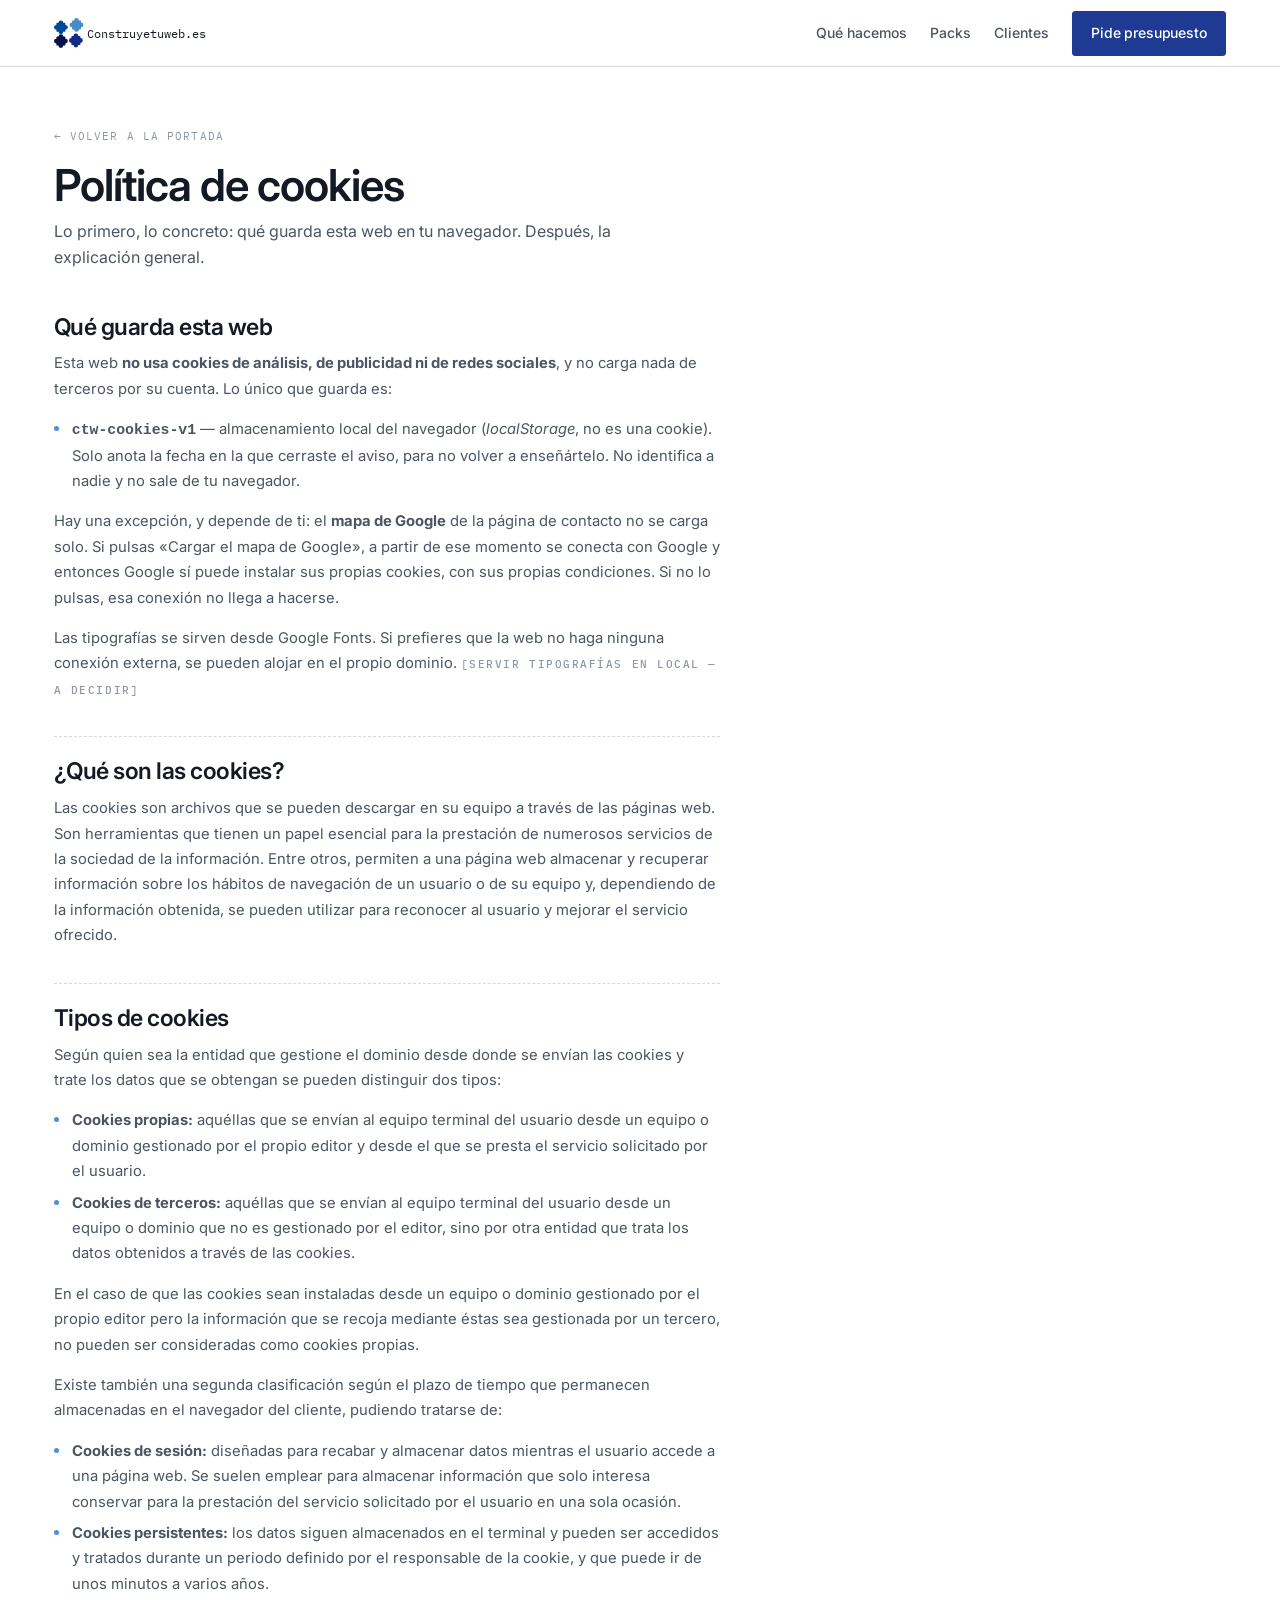
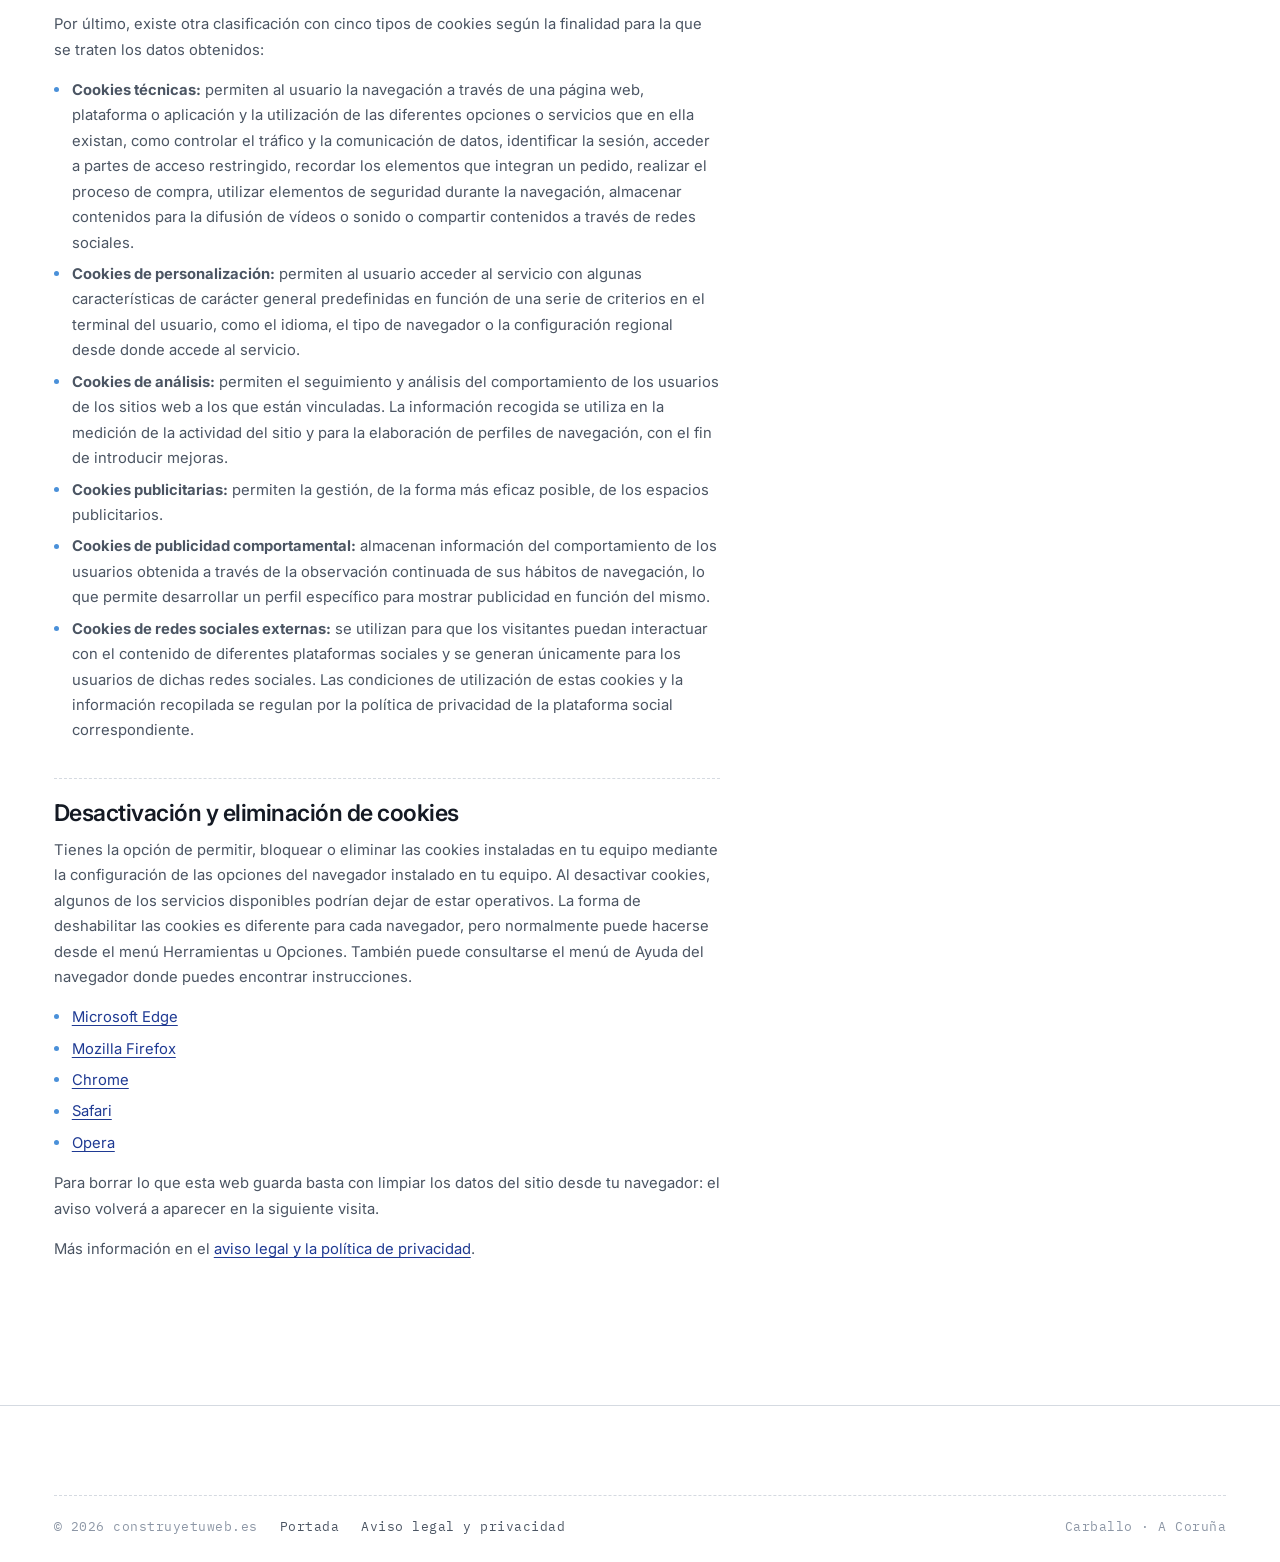
<file: cookies.html>
<!DOCTYPE html>
<html lang="es">
<head>
<meta charset="utf-8">
<!-- Copia de vista previa. No debe indexarse: todavia no es la web
     oficial del negocio. Se quita el dia que se publique en su dominio,
     que es donde SI tiene que indexarse. -->
<meta name="robots" content="noindex, nofollow">
<meta name="viewport" content="width=device-width,initial-scale=1">
<title>Política de cookies — construyetuweb.es</title>
<meta name="description" content="Qué guarda construyetuweb.es en tu navegador, qué son las cookies y cómo bloquearlas o eliminarlas en cada navegador.">
<meta name="theme-color" content="#1F3A93">
<link rel="canonical" href="https://construyetuweb.es/cookies.html">
<link rel="icon" href="assets/logos/favicon.svg" type="image/svg+xml">
<link rel="preconnect" href="https://fonts.googleapis.com">
<link rel="preconnect" href="https://fonts.gstatic.com" crossorigin>
<link rel="stylesheet" href="https://fonts.googleapis.com/css2?family=IBM+Plex+Mono:wght@400;500&family=Inter:wght@400;500;600;700&display=swap">
<link rel="stylesheet" href="css/style.css">
</head>
<body>
<a class="skip" href="#main">Saltar al contenido</a>

<header class="hdr is-stuck">
  <div class="wrap hdr__in">
    <a class="hdr__logo" href="index.html" aria-label="construyetuweb.es — inicio">
      <svg viewBox="0 0 268 50" width="268" height="50" aria-hidden="true">
        <g fill="#004B99" transform="translate(0 4)"><rect x="4" y="4" width="15" height="15" rx="1.4"/><circle cx="11.5" cy="4" r="4"/><circle cx="19" cy="11.5" r="4"/><circle cx="11.5" cy="19" r="4"/><circle cx="4" cy="11.5" r="4"/></g>
        <g fill="#488DC6" transform="translate(26 0)"><rect x="4" y="4" width="15" height="15" rx="1.4"/><circle cx="11.5" cy="4" r="4"/><circle cx="19" cy="11.5" r="4"/><circle cx="11.5" cy="19" r="4"/><circle cx="4" cy="11.5" r="4"/></g>
        <g fill="#0C1049" transform="translate(0 27)"><rect x="4" y="4" width="15" height="15" rx="1.4"/><circle cx="11.5" cy="4" r="4"/><circle cx="19" cy="11.5" r="4"/><circle cx="11.5" cy="19" r="4"/><circle cx="4" cy="11.5" r="4"/></g>
        <g fill="#162983" transform="translate(25 26)"><rect x="4" y="4" width="15" height="15" rx="1.4"/><circle cx="11.5" cy="4" r="4"/><circle cx="19" cy="11.5" r="4"/><circle cx="11.5" cy="19" r="4"/><circle cx="4" cy="11.5" r="4"/></g>
        <text x="55" y="33" font-family="'IBM Plex Mono','Courier New',monospace" font-size="20.5" fill="#141A24">Construyetuweb.es</text>
      </svg>
    </a>
    <nav class="nav" aria-label="Principal">
      <a href="index.html#que-hacemos">Qué hacemos</a>
      <a href="index.html#packs">Packs</a>
      <a href="index.html#clientes">Clientes</a>
      <a class="btn" href="index.html#contacto">Pide presupuesto</a>
    </nav>
  </div>
</header>

<main id="main" class="page">
  <div class="wrap">
    <a class="crumb" href="index.html">← Volver a la portada</a>
    <h1>Política de cookies</h1>
    <p class="page__lead">Lo primero, lo concreto: qué guarda esta web en tu navegador. Después, la
      explicación general.</p>

    <div class="prose">

      <h2>Qué guarda esta web</h2>
      <p>Esta web <strong>no usa cookies de análisis, de publicidad ni de redes sociales</strong>, y no
        carga nada de terceros por su cuenta. Lo único que guarda es:</p>
      <ul>
        <li><strong><code>ctw-cookies-v1</code></strong> — almacenamiento local del navegador
          (<em>localStorage</em>, no es una cookie). Solo anota la fecha en la que cerraste el aviso,
          para no volver a enseñártelo. No identifica a nadie y no sale de tu navegador.</li>
      </ul>
      <p>Hay una excepción, y depende de ti: el <strong>mapa de Google</strong> de la página de contacto
        no se carga solo. Si pulsas «Cargar el mapa de Google», a partir de ese momento se conecta con
        Google y entonces Google sí puede instalar sus propias cookies, con sus propias condiciones.
        Si no lo pulsas, esa conexión no llega a hacerse.</p>
      <p>Las tipografías se sirven desde Google Fonts. Si prefieres que la web no haga ninguna conexión
        externa, se pueden alojar en el propio dominio.
        <span class="lab">[SERVIR TIPOGRAFÍAS EN LOCAL — A DECIDIR]</span></p>

      <h2>¿Qué son las cookies?</h2>
      <p>Las cookies son archivos que se pueden descargar en su equipo a través de las páginas web. Son
        herramientas que tienen un papel esencial para la prestación de numerosos servicios de la
        sociedad de la información. Entre otros, permiten a una página web almacenar y recuperar
        información sobre los hábitos de navegación de un usuario o de su equipo y, dependiendo de la
        información obtenida, se pueden utilizar para reconocer al usuario y mejorar el servicio
        ofrecido.</p>

      <h2>Tipos de cookies</h2>
      <p>Según quien sea la entidad que gestione el dominio desde donde se envían las cookies y trate
        los datos que se obtengan se pueden distinguir dos tipos:</p>
      <ul>
        <li><strong>Cookies propias:</strong> aquéllas que se envían al equipo terminal del usuario
          desde un equipo o dominio gestionado por el propio editor y desde el que se presta el
          servicio solicitado por el usuario.</li>
        <li><strong>Cookies de terceros:</strong> aquéllas que se envían al equipo terminal del usuario
          desde un equipo o dominio que no es gestionado por el editor, sino por otra entidad que trata
          los datos obtenidos a través de las cookies.</li>
      </ul>
      <p>En el caso de que las cookies sean instaladas desde un equipo o dominio gestionado por el
        propio editor pero la información que se recoja mediante éstas sea gestionada por un tercero,
        no pueden ser consideradas como cookies propias.</p>
      <p>Existe también una segunda clasificación según el plazo de tiempo que permanecen almacenadas
        en el navegador del cliente, pudiendo tratarse de:</p>
      <ul>
        <li><strong>Cookies de sesión:</strong> diseñadas para recabar y almacenar datos mientras el
          usuario accede a una página web. Se suelen emplear para almacenar información que solo
          interesa conservar para la prestación del servicio solicitado por el usuario en una sola
          ocasión.</li>
        <li><strong>Cookies persistentes:</strong> los datos siguen almacenados en el terminal y pueden
          ser accedidos y tratados durante un periodo definido por el responsable de la cookie, y que
          puede ir de unos minutos a varios años.</li>
      </ul>
      <p>Por último, existe otra clasificación con cinco tipos de cookies según la finalidad para la
        que se traten los datos obtenidos:</p>
      <ul>
        <li><strong>Cookies técnicas:</strong> permiten al usuario la navegación a través de una página
          web, plataforma o aplicación y la utilización de las diferentes opciones o servicios que en
          ella existan, como controlar el tráfico y la comunicación de datos, identificar la sesión,
          acceder a partes de acceso restringido, recordar los elementos que integran un pedido,
          realizar el proceso de compra, utilizar elementos de seguridad durante la navegación,
          almacenar contenidos para la difusión de vídeos o sonido o compartir contenidos a través de
          redes sociales.</li>
        <li><strong>Cookies de personalización:</strong> permiten al usuario acceder al servicio con
          algunas características de carácter general predefinidas en función de una serie de criterios
          en el terminal del usuario, como el idioma, el tipo de navegador o la configuración regional
          desde donde accede al servicio.</li>
        <li><strong>Cookies de análisis:</strong> permiten el seguimiento y análisis del comportamiento
          de los usuarios de los sitios web a los que están vinculadas. La información recogida se
          utiliza en la medición de la actividad del sitio y para la elaboración de perfiles de
          navegación, con el fin de introducir mejoras.</li>
        <li><strong>Cookies publicitarias:</strong> permiten la gestión, de la forma más eficaz posible,
          de los espacios publicitarios.</li>
        <li><strong>Cookies de publicidad comportamental:</strong> almacenan información del
          comportamiento de los usuarios obtenida a través de la observación continuada de sus hábitos
          de navegación, lo que permite desarrollar un perfil específico para mostrar publicidad en
          función del mismo.</li>
        <li><strong>Cookies de redes sociales externas:</strong> se utilizan para que los visitantes
          puedan interactuar con el contenido de diferentes plataformas sociales y se generan
          únicamente para los usuarios de dichas redes sociales. Las condiciones de utilización de
          estas cookies y la información recopilada se regulan por la política de privacidad de la
          plataforma social correspondiente.</li>
      </ul>

      <h2>Desactivación y eliminación de cookies</h2>
      <p>Tienes la opción de permitir, bloquear o eliminar las cookies instaladas en tu equipo mediante
        la configuración de las opciones del navegador instalado en tu equipo. Al desactivar cookies,
        algunos de los servicios disponibles podrían dejar de estar operativos. La forma de
        deshabilitar las cookies es diferente para cada navegador, pero normalmente puede hacerse desde
        el menú Herramientas u Opciones. También puede consultarse el menú de Ayuda del navegador donde
        puedes encontrar instrucciones.</p>
      <ul>
        <li><a href="https://support.microsoft.com/es-es/microsoft-edge" target="_blank" rel="noopener">Microsoft Edge</a></li>
        <li><a href="https://support.mozilla.org/es/kb/impedir-que-los-sitios-web-guarden-sus-preferencia" target="_blank" rel="noopener">Mozilla Firefox</a></li>
        <li><a href="https://support.google.com/accounts/answer/61416?hl=es" target="_blank" rel="noopener">Chrome</a></li>
        <li><a href="https://support.apple.com/es-es/guide/safari/welcome" target="_blank" rel="noopener">Safari</a></li>
        <li><a href="https://help.opera.com/en/latest/web-preferences/" target="_blank" rel="noopener">Opera</a></li>
      </ul>
      <p>Para borrar lo que esta web guarda basta con limpiar los datos del sitio desde tu navegador:
        el aviso volverá a aparecer en la siguiente visita.</p>

      <p>Más información en el <a href="privacidad.html">aviso legal y la política de privacidad</a>.</p>

    </div>
  </div>
</main>

<footer class="ft">
  <div class="wrap">
    <div class="ft__bot">
      <span>© <span id="year">2026</span> construyetuweb.es</span>
      <a href="index.html">Portada</a>
      <a href="privacidad.html">Aviso legal y privacidad</a>
      <span class="sep">Carballo · A Coruña</span>
    </div>
  </div>
</footer>

<script>document.getElementById('year').textContent=new Date().getFullYear();</script>
</body>
</html>
</file>
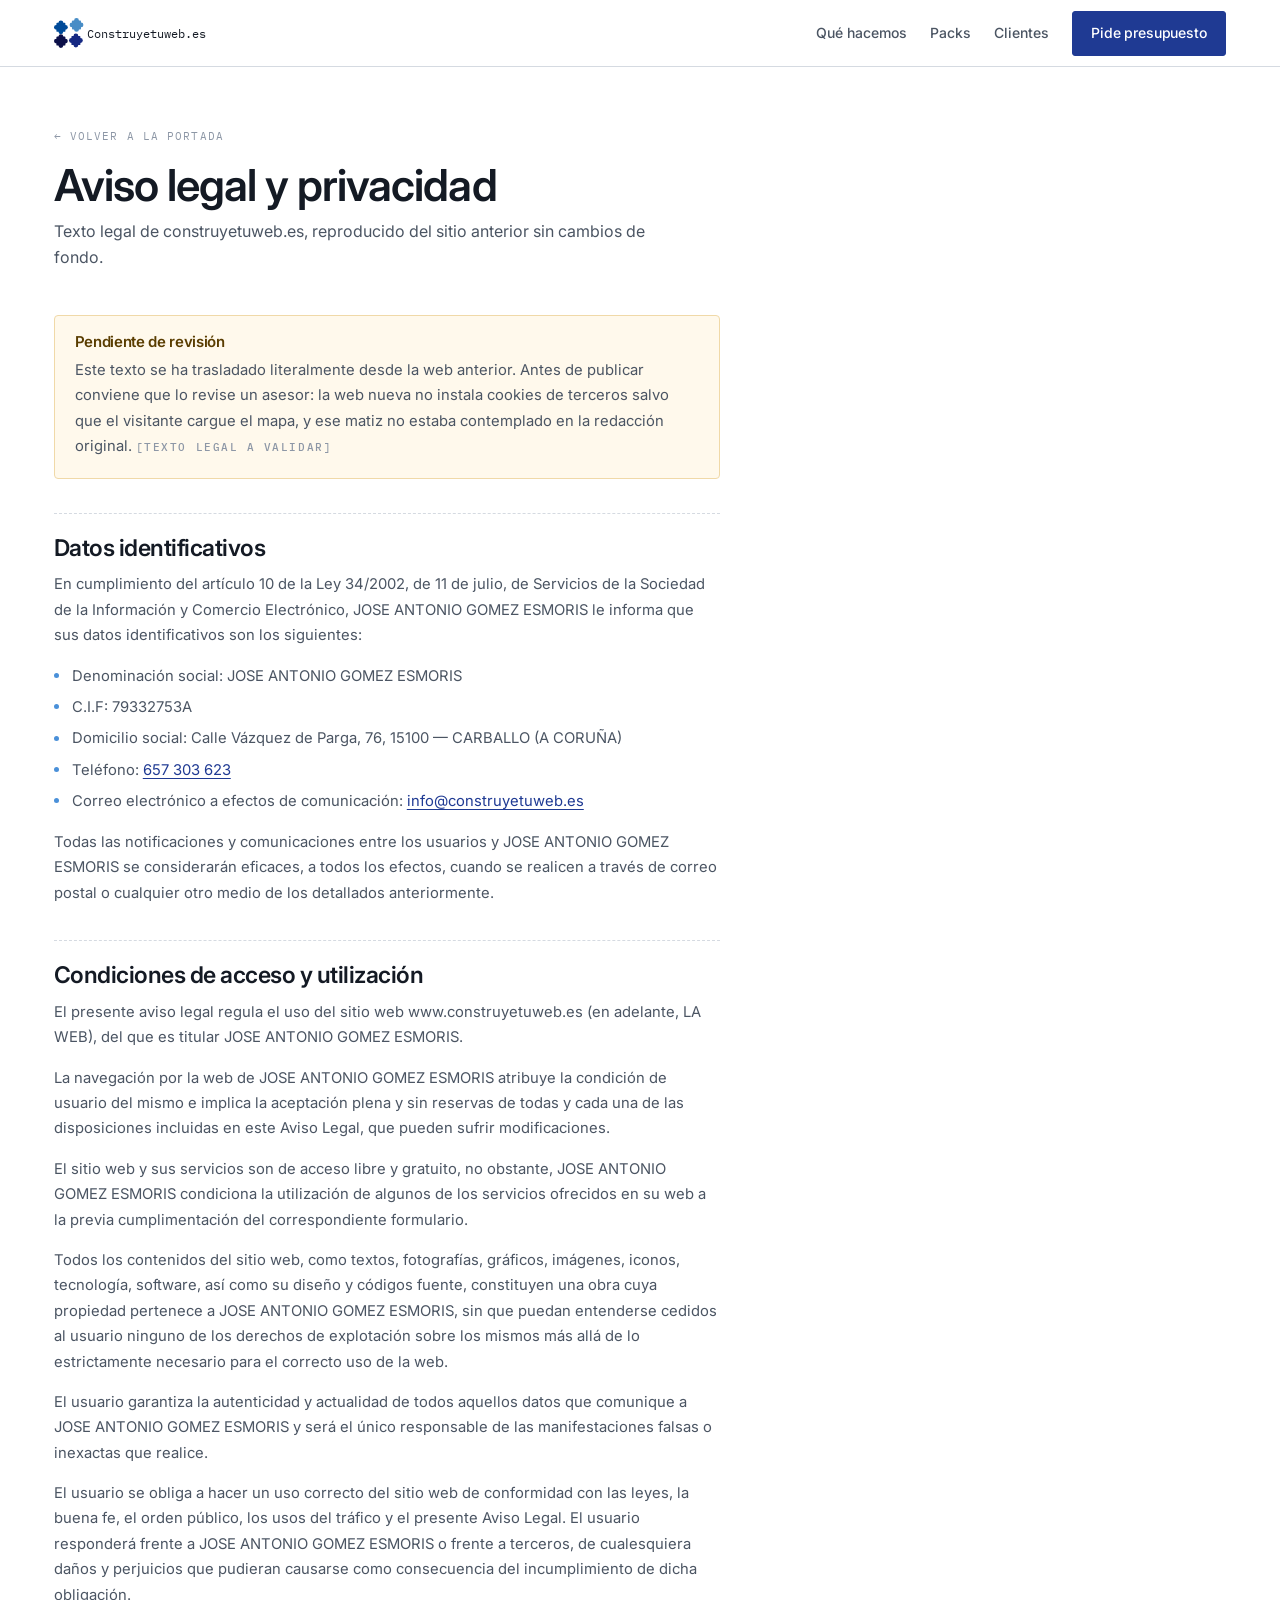
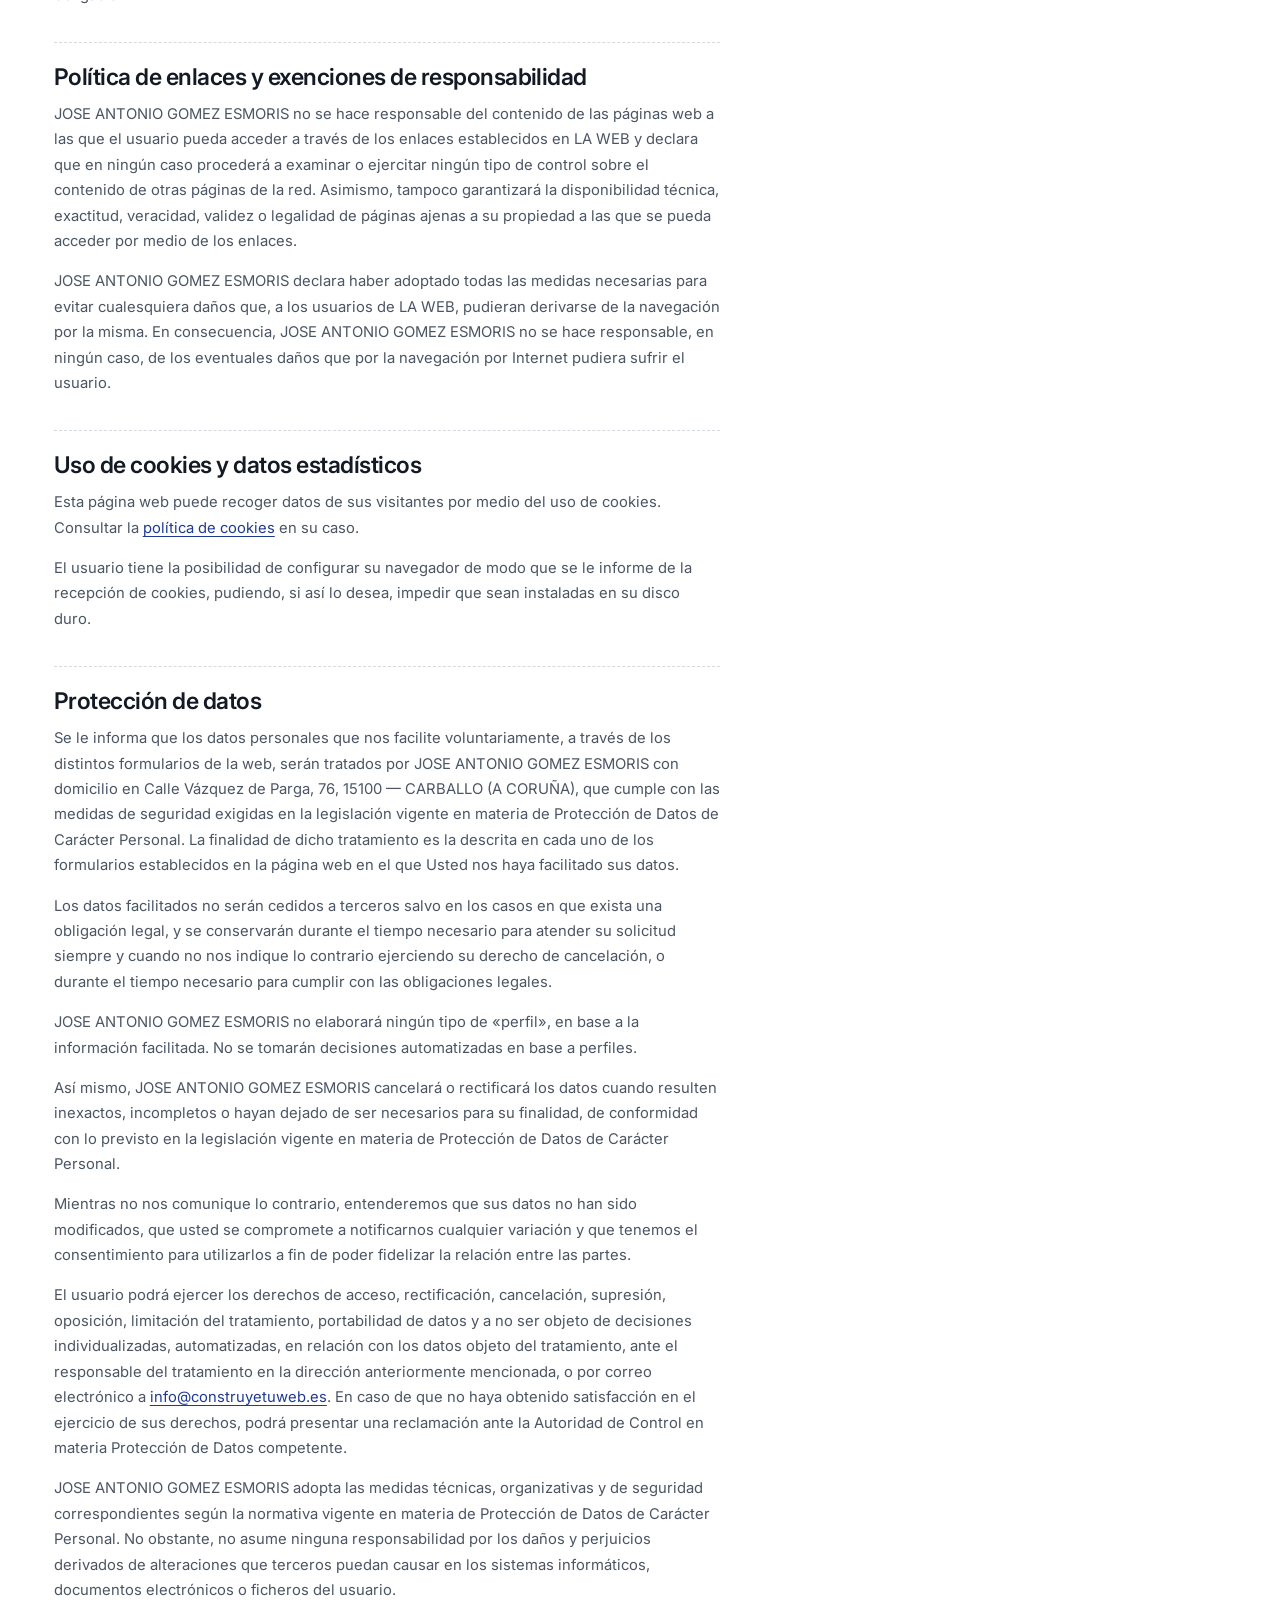
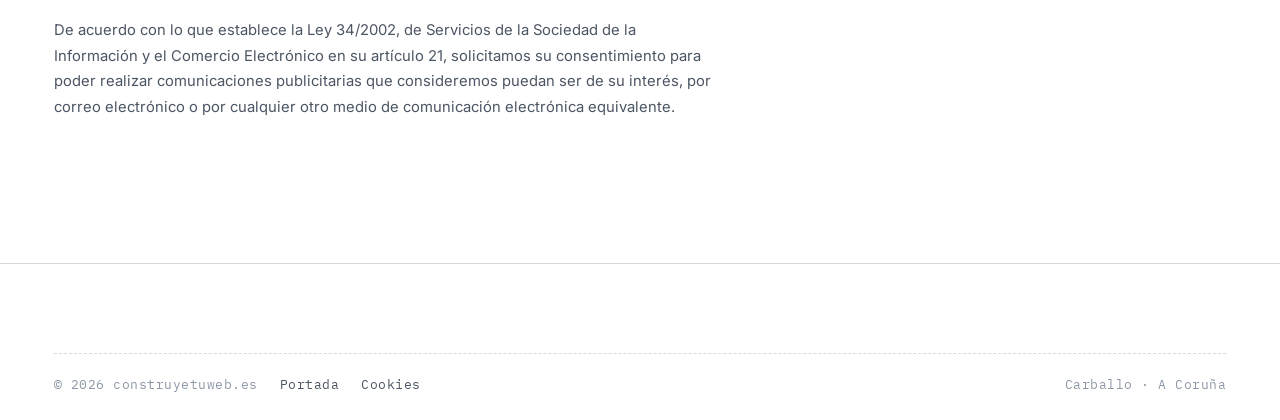
<file: privacidad.html>
<!DOCTYPE html>
<html lang="es">
<head>
<meta charset="utf-8">
<!-- Copia de vista previa. No debe indexarse: todavia no es la web
     oficial del negocio. Se quita el dia que se publique en su dominio,
     que es donde SI tiene que indexarse. -->
<meta name="robots" content="noindex, nofollow">
<meta name="viewport" content="width=device-width,initial-scale=1">
<title>Aviso legal y privacidad — construyetuweb.es</title>
<meta name="description" content="Aviso legal, condiciones de acceso y política de privacidad de construyetuweb.es, diseño web y tiendas online en Carballo (A Coruña).">
<meta name="theme-color" content="#1F3A93">
<link rel="canonical" href="https://construyetuweb.es/privacidad.html">
<link rel="icon" href="assets/logos/favicon.svg" type="image/svg+xml">
<link rel="preconnect" href="https://fonts.googleapis.com">
<link rel="preconnect" href="https://fonts.gstatic.com" crossorigin>
<link rel="stylesheet" href="https://fonts.googleapis.com/css2?family=IBM+Plex+Mono:wght@400;500&family=Inter:wght@400;500;600;700&display=swap">
<link rel="stylesheet" href="css/style.css">
</head>
<body>
<a class="skip" href="#main">Saltar al contenido</a>

<header class="hdr is-stuck">
  <div class="wrap hdr__in">
    <a class="hdr__logo" href="index.html" aria-label="construyetuweb.es — inicio">
      <svg viewBox="0 0 268 50" width="268" height="50" aria-hidden="true">
        <g fill="#004B99" transform="translate(0 4)"><rect x="4" y="4" width="15" height="15" rx="1.4"/><circle cx="11.5" cy="4" r="4"/><circle cx="19" cy="11.5" r="4"/><circle cx="11.5" cy="19" r="4"/><circle cx="4" cy="11.5" r="4"/></g>
        <g fill="#488DC6" transform="translate(26 0)"><rect x="4" y="4" width="15" height="15" rx="1.4"/><circle cx="11.5" cy="4" r="4"/><circle cx="19" cy="11.5" r="4"/><circle cx="11.5" cy="19" r="4"/><circle cx="4" cy="11.5" r="4"/></g>
        <g fill="#0C1049" transform="translate(0 27)"><rect x="4" y="4" width="15" height="15" rx="1.4"/><circle cx="11.5" cy="4" r="4"/><circle cx="19" cy="11.5" r="4"/><circle cx="11.5" cy="19" r="4"/><circle cx="4" cy="11.5" r="4"/></g>
        <g fill="#162983" transform="translate(25 26)"><rect x="4" y="4" width="15" height="15" rx="1.4"/><circle cx="11.5" cy="4" r="4"/><circle cx="19" cy="11.5" r="4"/><circle cx="11.5" cy="19" r="4"/><circle cx="4" cy="11.5" r="4"/></g>
        <text x="55" y="33" font-family="'IBM Plex Mono','Courier New',monospace" font-size="20.5" fill="#141A24">Construyetuweb.es</text>
      </svg>
    </a>
    <nav class="nav" aria-label="Principal">
      <a href="index.html#que-hacemos">Qué hacemos</a>
      <a href="index.html#packs">Packs</a>
      <a href="index.html#clientes">Clientes</a>
      <a class="btn" href="index.html#contacto">Pide presupuesto</a>
    </nav>
  </div>
</header>

<main id="main" class="page">
  <div class="wrap">
    <a class="crumb" href="index.html">← Volver a la portada</a>
    <h1>Aviso legal y privacidad</h1>
    <p class="page__lead">Texto legal de construyetuweb.es, reproducido del sitio anterior sin cambios
      de fondo.</p>

    <div class="prose">

      <div class="warnbox">
        <h3>Pendiente de revisión</h3>
        <p>Este texto se ha trasladado literalmente desde la web anterior. Antes de publicar conviene
          que lo revise un asesor: la web nueva no instala cookies de terceros salvo que el visitante
          cargue el mapa, y ese matiz no estaba contemplado en la redacción original.
          <span class="lab">[TEXTO LEGAL A VALIDAR]</span></p>
      </div>

      <h2>Datos identificativos</h2>
      <p>En cumplimiento del artículo 10 de la Ley 34/2002, de 11 de julio, de Servicios de la Sociedad
        de la Información y Comercio Electrónico, JOSE ANTONIO GOMEZ ESMORIS le informa que sus datos
        identificativos son los siguientes:</p>
      <ul>
        <li>Denominación social: JOSE ANTONIO GOMEZ ESMORIS</li>
        <li>C.I.F: 79332753A</li>
        <li>Domicilio social: Calle Vázquez de Parga, 76, 15100 — CARBALLO (A CORUÑA)</li>
        <li>Teléfono: <a href="tel:+34657303623">657 303 623</a></li>
        <li>Correo electrónico a efectos de comunicación: <a href="mailto:info@construyetuweb.es">info@construyetuweb.es</a></li>
      </ul>
      <p>Todas las notificaciones y comunicaciones entre los usuarios y JOSE ANTONIO GOMEZ ESMORIS se
        considerarán eficaces, a todos los efectos, cuando se realicen a través de correo postal o
        cualquier otro medio de los detallados anteriormente.</p>

      <h2>Condiciones de acceso y utilización</h2>
      <p>El presente aviso legal regula el uso del sitio web www.construyetuweb.es (en adelante, LA WEB),
        del que es titular JOSE ANTONIO GOMEZ ESMORIS.</p>
      <p>La navegación por la web de JOSE ANTONIO GOMEZ ESMORIS atribuye la condición de usuario del
        mismo e implica la aceptación plena y sin reservas de todas y cada una de las disposiciones
        incluidas en este Aviso Legal, que pueden sufrir modificaciones.</p>
      <p>El sitio web y sus servicios son de acceso libre y gratuito, no obstante, JOSE ANTONIO GOMEZ
        ESMORIS condiciona la utilización de algunos de los servicios ofrecidos en su web a la previa
        cumplimentación del correspondiente formulario.</p>
      <p>Todos los contenidos del sitio web, como textos, fotografías, gráficos, imágenes, iconos,
        tecnología, software, así como su diseño y códigos fuente, constituyen una obra cuya propiedad
        pertenece a JOSE ANTONIO GOMEZ ESMORIS, sin que puedan entenderse cedidos al usuario ninguno de
        los derechos de explotación sobre los mismos más allá de lo estrictamente necesario para el
        correcto uso de la web.</p>
      <p>El usuario garantiza la autenticidad y actualidad de todos aquellos datos que comunique a JOSE
        ANTONIO GOMEZ ESMORIS y será el único responsable de las manifestaciones falsas o inexactas
        que realice.</p>
      <p>El usuario se obliga a hacer un uso correcto del sitio web de conformidad con las leyes, la
        buena fe, el orden público, los usos del tráfico y el presente Aviso Legal. El usuario
        responderá frente a JOSE ANTONIO GOMEZ ESMORIS o frente a terceros, de cualesquiera daños y
        perjuicios que pudieran causarse como consecuencia del incumplimiento de dicha obligación.</p>

      <h2>Política de enlaces y exenciones de responsabilidad</h2>
      <p>JOSE ANTONIO GOMEZ ESMORIS no se hace responsable del contenido de las páginas web a las que
        el usuario pueda acceder a través de los enlaces establecidos en LA WEB y declara que en ningún
        caso procederá a examinar o ejercitar ningún tipo de control sobre el contenido de otras
        páginas de la red. Asimismo, tampoco garantizará la disponibilidad técnica, exactitud,
        veracidad, validez o legalidad de páginas ajenas a su propiedad a las que se pueda acceder por
        medio de los enlaces.</p>
      <p>JOSE ANTONIO GOMEZ ESMORIS declara haber adoptado todas las medidas necesarias para evitar
        cualesquiera daños que, a los usuarios de LA WEB, pudieran derivarse de la navegación por la
        misma. En consecuencia, JOSE ANTONIO GOMEZ ESMORIS no se hace responsable, en ningún caso, de
        los eventuales daños que por la navegación por Internet pudiera sufrir el usuario.</p>

      <h2>Uso de cookies y datos estadísticos</h2>
      <p>Esta página web puede recoger datos de sus visitantes por medio del uso de cookies. Consultar
        la <a href="cookies.html">política de cookies</a> en su caso.</p>
      <p>El usuario tiene la posibilidad de configurar su navegador de modo que se le informe de la
        recepción de cookies, pudiendo, si así lo desea, impedir que sean instaladas en su disco duro.</p>

      <h2>Protección de datos</h2>
      <p>Se le informa que los datos personales que nos facilite voluntariamente, a través de los
        distintos formularios de la web, serán tratados por JOSE ANTONIO GOMEZ ESMORIS con domicilio en
        Calle Vázquez de Parga, 76, 15100 — CARBALLO (A CORUÑA), que cumple con las medidas de
        seguridad exigidas en la legislación vigente en materia de Protección de Datos de Carácter
        Personal. La finalidad de dicho tratamiento es la descrita en cada uno de los formularios
        establecidos en la página web en el que Usted nos haya facilitado sus datos.</p>
      <p>Los datos facilitados no serán cedidos a terceros salvo en los casos en que exista una
        obligación legal, y se conservarán durante el tiempo necesario para atender su solicitud
        siempre y cuando no nos indique lo contrario ejerciendo su derecho de cancelación, o durante el
        tiempo necesario para cumplir con las obligaciones legales.</p>
      <p>JOSE ANTONIO GOMEZ ESMORIS no elaborará ningún tipo de «perfil», en base a la información
        facilitada. No se tomarán decisiones automatizadas en base a perfiles.</p>
      <p>Así mismo, JOSE ANTONIO GOMEZ ESMORIS cancelará o rectificará los datos cuando resulten
        inexactos, incompletos o hayan dejado de ser necesarios para su finalidad, de conformidad con
        lo previsto en la legislación vigente en materia de Protección de Datos de Carácter Personal.</p>
      <p>Mientras no nos comunique lo contrario, entenderemos que sus datos no han sido modificados,
        que usted se compromete a notificarnos cualquier variación y que tenemos el consentimiento
        para utilizarlos a fin de poder fidelizar la relación entre las partes.</p>
      <p>El usuario podrá ejercer los derechos de acceso, rectificación, cancelación, supresión,
        oposición, limitación del tratamiento, portabilidad de datos y a no ser objeto de decisiones
        individualizadas, automatizadas, en relación con los datos objeto del tratamiento, ante el
        responsable del tratamiento en la dirección anteriormente mencionada, o por correo electrónico
        a <a href="mailto:info@construyetuweb.es">info@construyetuweb.es</a>. En caso de que no haya
        obtenido satisfacción en el ejercicio de sus derechos, podrá presentar una reclamación ante la
        Autoridad de Control en materia Protección de Datos competente.</p>
      <p>JOSE ANTONIO GOMEZ ESMORIS adopta las medidas técnicas, organizativas y de seguridad
        correspondientes según la normativa vigente en materia de Protección de Datos de Carácter
        Personal. No obstante, no asume ninguna responsabilidad por los daños y perjuicios derivados de
        alteraciones que terceros puedan causar en los sistemas informáticos, documentos electrónicos o
        ficheros del usuario.</p>
      <p>De acuerdo con lo que establece la Ley 34/2002, de Servicios de la Sociedad de la Información
        y el Comercio Electrónico en su artículo 21, solicitamos su consentimiento para poder realizar
        comunicaciones publicitarias que consideremos puedan ser de su interés, por correo electrónico
        o por cualquier otro medio de comunicación electrónica equivalente.</p>

    </div>
  </div>
</main>

<footer class="ft">
  <div class="wrap">
    <div class="ft__bot">
      <span>© <span id="year">2026</span> construyetuweb.es</span>
      <a href="index.html">Portada</a>
      <a href="cookies.html">Cookies</a>
      <span class="sep">Carballo · A Coruña</span>
    </div>
  </div>
</footer>

<script>document.getElementById('year').textContent=new Date().getFullYear();</script>
</body>
</html>
</file>
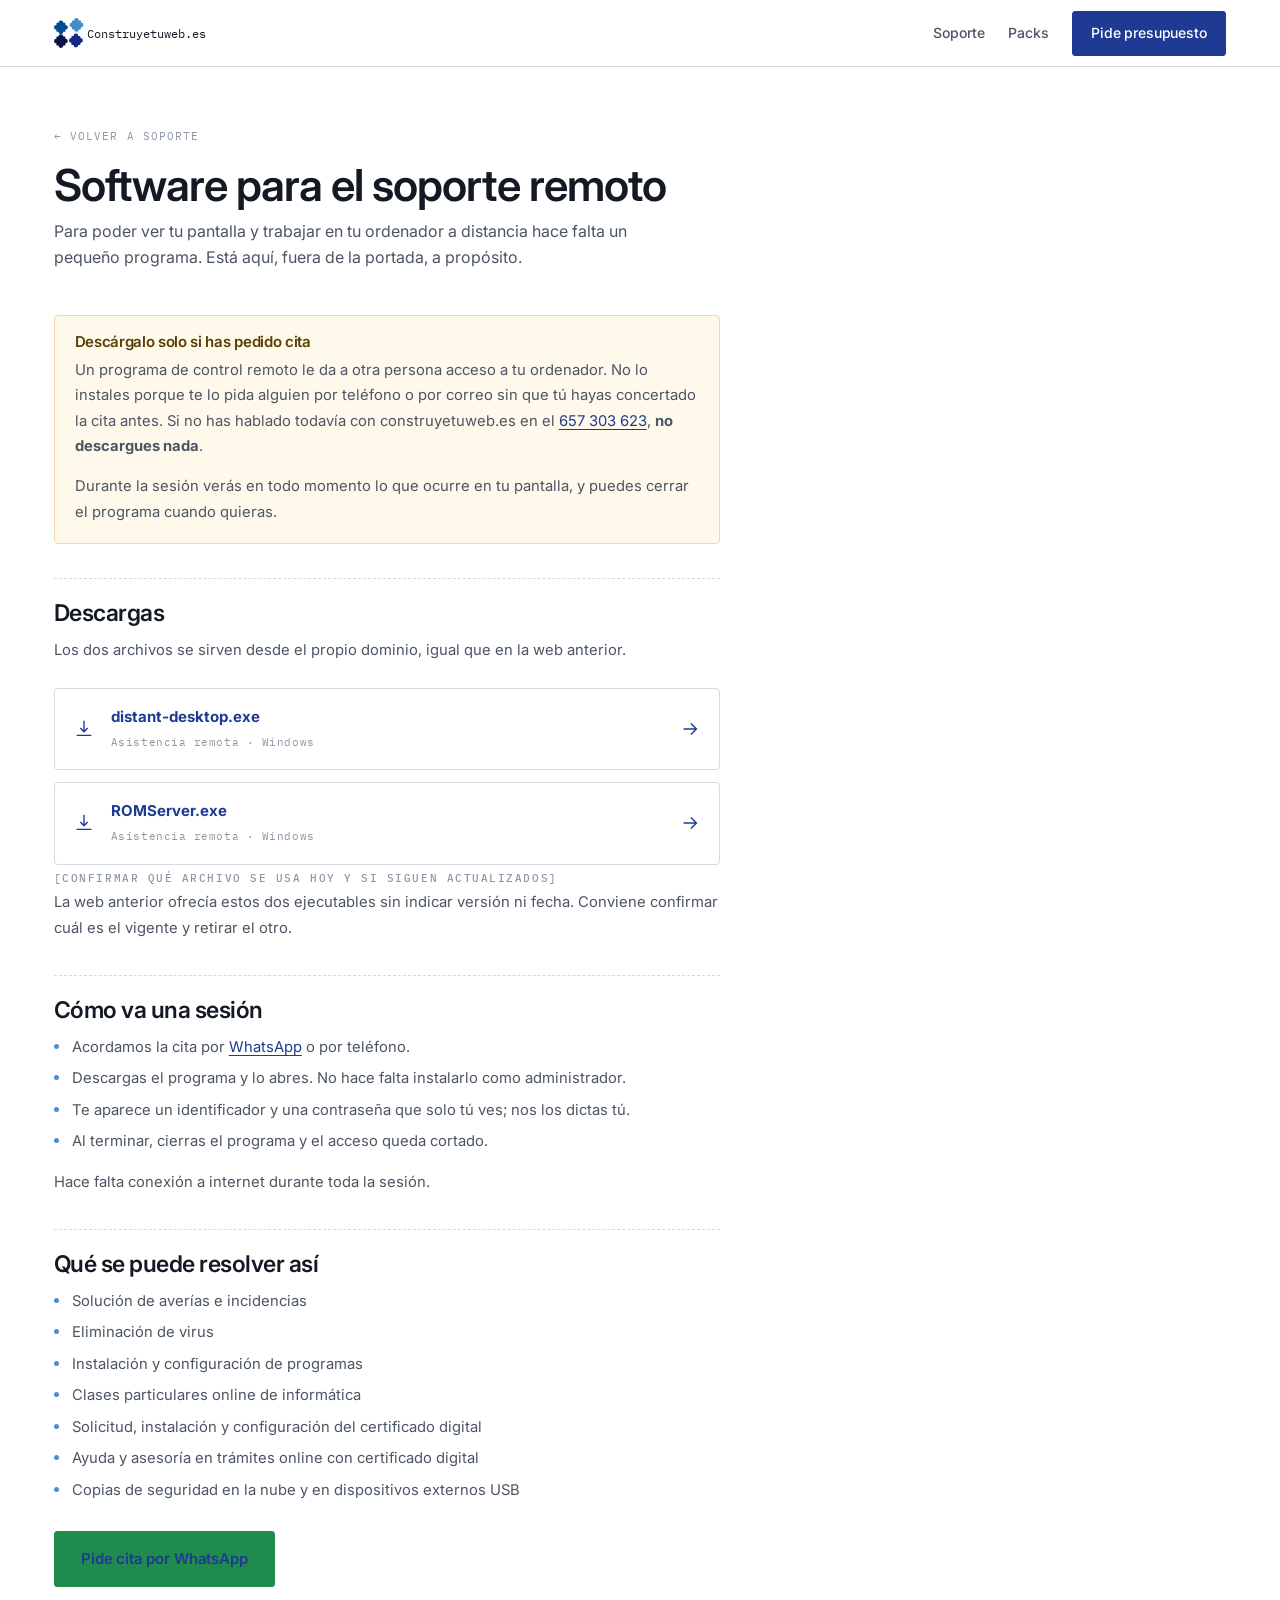
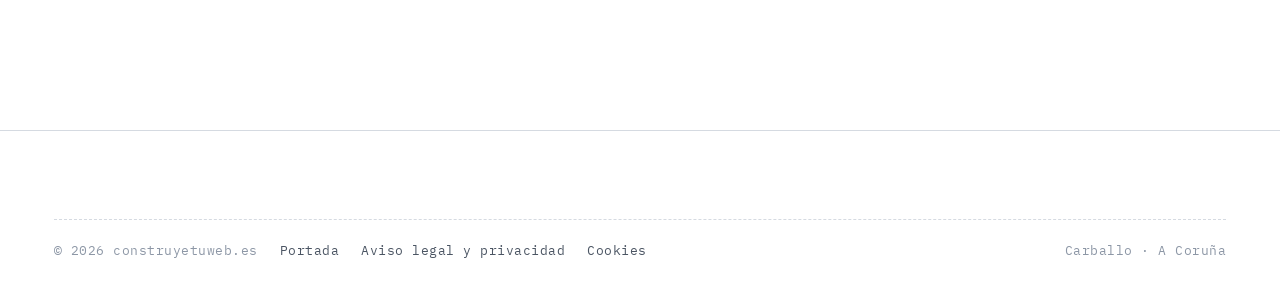
<file: soporte/software.html>
<!DOCTYPE html>
<html lang="es">
<head>
<meta charset="utf-8">
<meta name="viewport" content="width=device-width,initial-scale=1">
<title>Software para el soporte remoto — construyetuweb.es</title>
<meta name="description" content="Programa de asistencia remota de construyetuweb.es. Descárgalo solo cuando tengas la cita acordada por teléfono o WhatsApp.">
<meta name="robots" content="noindex,follow">
<meta name="theme-color" content="#1F3A93">
<link rel="canonical" href="https://construyetuweb.es/soporte/software.html">
<link rel="icon" href="../assets/logos/favicon.svg" type="image/svg+xml">
<link rel="preconnect" href="https://fonts.googleapis.com">
<link rel="preconnect" href="https://fonts.gstatic.com" crossorigin>
<link rel="stylesheet" href="https://fonts.googleapis.com/css2?family=IBM+Plex+Mono:wght@400;500&family=Inter:wght@400;500;600;700&display=swap">
<link rel="stylesheet" href="../css/style.css">
</head>
<body>
<a class="skip" href="#main">Saltar al contenido</a>

<header class="hdr is-stuck">
  <div class="wrap hdr__in">
    <a class="hdr__logo" href="../index.html" aria-label="construyetuweb.es — inicio">
      <svg viewBox="0 0 268 50" width="268" height="50" aria-hidden="true">
        <g fill="#004B99" transform="translate(0 4)"><rect x="4" y="4" width="15" height="15" rx="1.4"/><circle cx="11.5" cy="4" r="4"/><circle cx="19" cy="11.5" r="4"/><circle cx="11.5" cy="19" r="4"/><circle cx="4" cy="11.5" r="4"/></g>
        <g fill="#488DC6" transform="translate(26 0)"><rect x="4" y="4" width="15" height="15" rx="1.4"/><circle cx="11.5" cy="4" r="4"/><circle cx="19" cy="11.5" r="4"/><circle cx="11.5" cy="19" r="4"/><circle cx="4" cy="11.5" r="4"/></g>
        <g fill="#0C1049" transform="translate(0 27)"><rect x="4" y="4" width="15" height="15" rx="1.4"/><circle cx="11.5" cy="4" r="4"/><circle cx="19" cy="11.5" r="4"/><circle cx="11.5" cy="19" r="4"/><circle cx="4" cy="11.5" r="4"/></g>
        <g fill="#162983" transform="translate(25 26)"><rect x="4" y="4" width="15" height="15" rx="1.4"/><circle cx="11.5" cy="4" r="4"/><circle cx="19" cy="11.5" r="4"/><circle cx="11.5" cy="19" r="4"/><circle cx="4" cy="11.5" r="4"/></g>
        <text x="55" y="33" font-family="'IBM Plex Mono','Courier New',monospace" font-size="20.5" fill="#141A24">Construyetuweb.es</text>
      </svg>
    </a>
    <nav class="nav" aria-label="Principal">
      <a href="../index.html#soporte">Soporte</a>
      <a href="../index.html#packs">Packs</a>
      <a class="btn" href="../index.html#contacto">Pide presupuesto</a>
    </nav>
  </div>
</header>

<main id="main" class="page">
  <div class="wrap">
    <a class="crumb" href="../index.html#soporte">← Volver a soporte</a>
    <h1>Software para el soporte remoto</h1>
    <p class="page__lead">Para poder ver tu pantalla y trabajar en tu ordenador a distancia hace falta
      un pequeño programa. Está aquí, fuera de la portada, a propósito.</p>

    <div class="prose">

      <div class="warnbox">
        <h3>Descárgalo solo si has pedido cita</h3>
        <p>Un programa de control remoto le da a otra persona acceso a tu ordenador. No lo instales
          porque te lo pida alguien por teléfono o por correo sin que tú hayas concertado la cita
          antes. Si no has hablado todavía con construyetuweb.es en el
          <a href="tel:+34657303623">657 303 623</a>, <strong>no descargues nada</strong>.</p>
        <p>Durante la sesión verás en todo momento lo que ocurre en tu pantalla, y puedes cerrar el
          programa cuando quieras.</p>
      </div>

      <h2>Descargas</h2>
      <p>Los dos archivos se sirven desde el propio dominio, igual que en la web anterior.</p>

      <div class="dl">
        <a class="dl__i" href="https://construyetuweb.es/software/distant-desktop.exe">
          <svg class="dl__ic" viewBox="0 0 24 24" aria-hidden="true"><path d="M12 3v12M8 11l4 4 4-4M4 19h16"/></svg>
          <span><b>distant-desktop.exe</b><small>Asistencia remota · Windows</small></span>
          <svg class="dl__ic" viewBox="0 0 24 24" aria-hidden="true"><path d="M5 12h14M13 6l6 6-6 6"/></svg>
        </a>
        <a class="dl__i" href="https://construyetuweb.es/software/ROMServer.exe">
          <svg class="dl__ic" viewBox="0 0 24 24" aria-hidden="true"><path d="M12 3v12M8 11l4 4 4-4M4 19h16"/></svg>
          <span><b>ROMServer.exe</b><small>Asistencia remota · Windows</small></span>
          <svg class="dl__ic" viewBox="0 0 24 24" aria-hidden="true"><path d="M5 12h14M13 6l6 6-6 6"/></svg>
        </a>
      </div>

      <p><span class="lab">[CONFIRMAR QUÉ ARCHIVO SE USA HOY Y SI SIGUEN ACTUALIZADOS]</span><br>
        La web anterior ofrecía estos dos ejecutables sin indicar versión ni fecha. Conviene confirmar
        cuál es el vigente y retirar el otro.</p>

      <h2>Cómo va una sesión</h2>
      <ul>
        <li>Acordamos la cita por <a href="https://api.whatsapp.com/send?phone=34657303623" target="_blank" rel="noopener">WhatsApp</a> o por teléfono.</li>
        <li>Descargas el programa y lo abres. No hace falta instalarlo como administrador.</li>
        <li>Te aparece un identificador y una contraseña que solo tú ves; nos los dictas tú.</li>
        <li>Al terminar, cierras el programa y el acceso queda cortado.</li>
      </ul>
      <p>Hace falta conexión a internet durante toda la sesión.</p>

      <h2>Qué se puede resolver así</h2>
      <ul>
        <li>Solución de averías e incidencias</li>
        <li>Eliminación de virus</li>
        <li>Instalación y configuración de programas</li>
        <li>Clases particulares online de informática</li>
        <li>Solicitud, instalación y configuración del certificado digital</li>
        <li>Ayuda y asesoría en trámites online con certificado digital</li>
        <li>Copias de seguridad en la nube y en dispositivos externos USB</li>
      </ul>

      <p style="margin-top:28px">
        <a class="btn btn--wa" href="https://api.whatsapp.com/send?phone=34657303623" target="_blank" rel="noopener">Pide cita por WhatsApp</a>
      </p>

    </div>
  </div>
</main>

<footer class="ft">
  <div class="wrap">
    <div class="ft__bot">
      <span>© <span id="year">2026</span> construyetuweb.es</span>
      <a href="../index.html">Portada</a>
      <a href="../privacidad.html">Aviso legal y privacidad</a>
      <a href="../cookies.html">Cookies</a>
      <span class="sep">Carballo · A Coruña</span>
    </div>
  </div>
</footer>

<script>document.getElementById('year').textContent=new Date().getFullYear();</script>
</body>
</html>
</file>
<file: css/style.css>
/* ============================================================
   construyetuweb.es — "Wireframe: del boceto a la web"
   Modo claro siempre. Sin dark mode, por decisión de proyecto.
   ============================================================ */

:root{
  --canvas:#FFFFFF;
  --wire:#D5DAE1;          /* gris de boceto: cajas y lineas */
  --wire-soft:#EDF0F4;     /* relleno muy tenue de caja */
  --wire-ink:#8D97A6;      /* texto de etiqueta mono */
  --navy:#1F3A93;          /* marino del logo: texto y bloques */
  --navy-deep:#16296B;
  --blue:#4A90D9;          /* azul claro del logo: enlaces y estados */
  --yellow:#FFE270;        /* amarillo de anotacion, solo post-it */
  --ink:#141A24;
  --ink-mid:#4B5563;

  --mono:"IBM Plex Mono",ui-monospace,"Geist Mono","SFMono-Regular",Menlo,Consolas,monospace;
  --sans:"Inter",-apple-system,BlinkMacSystemFont,"Segoe UI",Roboto,"Helvetica Neue",Arial,sans-serif;

  --ease:cubic-bezier(.215,.61,.355,1);     /* power2.out */
  --render-dur:.72s;

  --gut:clamp(18px,4.2vw,64px);
  --maxw:1320px;
  --rule:1px dashed var(--wire);
}

*,*::before,*::after{box-sizing:border-box}
html{-webkit-text-size-adjust:100%}
body{
  margin:0;background:var(--canvas);color:var(--ink);
  font-family:var(--sans);font-size:clamp(15px,1.02vw,17px);line-height:1.62;
  -webkit-font-smoothing:antialiased;overflow-x:hidden;
}
img{max-width:100%;display:block}
a{color:var(--blue);text-decoration-thickness:1px;text-underline-offset:3px}
h1,h2,h3,h4{margin:0;font-weight:600;letter-spacing:-.022em;line-height:1.08}
p{margin:0 0 1em}
ul{margin:0;padding:0;list-style:none}
:focus-visible{outline:2px solid var(--blue);outline-offset:3px;border-radius:2px}

.wrap{width:min(100% - var(--gut)*2,var(--maxw));margin-inline:auto}
.skip{position:absolute;left:-9999px}
.skip:focus{left:12px;top:12px;z-index:200;background:var(--navy);color:#fff;padding:10px 16px;border-radius:3px}

/* ---------- vocabulario del boceto ---------------------------------- */

.lab{                       /* etiqueta mono tipo "H1", "IMG", "CTA" */
  font-family:var(--mono);font-size:11px;letter-spacing:.14em;text-transform:uppercase;
  color:var(--wire-ink);font-weight:500;
}
.note{                      /* post-it amarillo */
  font-family:var(--mono);font-size:12px;line-height:1.5;color:#4A3D06;
  background:var(--yellow);padding:8px 12px;display:inline-block;
  box-shadow:0 1px 0 rgba(0,0,0,.12);
}
.cota{                      /* cota en pixeles */
  font-family:var(--mono);font-size:10px;letter-spacing:.1em;color:var(--wire-ink);
  display:flex;align-items:center;gap:8px;white-space:nowrap;
}
.cota::before,.cota::after{content:"";flex:1;height:1px;background:var(--wire);min-width:14px}
.guide{border:0;border-top:var(--rule);margin:0}
.only-sm{display:none}
@media(max-width:700px){.only-lg{display:none}.only-sm{display:flex}}

/* ---------- titular que pasa de mono a sans ------------------------- */

.turn{position:relative;display:block}
.turn__mono{
  position:absolute;left:0;top:0;width:100%;pointer-events:none;
  font-family:var(--mono);font-weight:400;letter-spacing:.02em;text-transform:uppercase;
  color:var(--wire-ink);font-size:.46em;line-height:1.3;display:block;
  transition:opacity .34s var(--ease);
}
/* Lineas de texto falso a la escala del titular: llenan el hueco que el
   titular real reserva mientras todavia no ha entrado. */
.turn__fake{position:absolute;left:0;top:calc(.6em + 14px);width:100%;pointer-events:none;display:block}
.turn__fake .fake{height:.3em;border-radius:3px;margin:.24em 0;width:86%}
.turn__fake .fake--45{width:47%}
.turn__real{display:block}
.turn__real .ch{display:inline-block;will-change:transform,opacity}
.turn__real .wd{display:inline-block;white-space:nowrap}

/* ---------- estado boceto / render por seccion ---------------------- */

.sec{position:relative;padding-block:clamp(66px,8.5vw,128px)}
[data-render] .r-fade{opacity:.4;transition:opacity var(--render-dur) var(--ease)}
[data-render].is-rendered .r-fade{opacity:1}
[data-render] .r-lab{opacity:1;transition:opacity .44s var(--ease)}
[data-render].is-rendered .r-lab{opacity:0}
[data-render].is-rendered .r-lab.r-keep{opacity:.55}

/* caja: de contorno discontinuo a bloque con color */
.box{
  position:relative;border:1px dashed var(--wire);background:transparent;border-radius:3px;
  transition:border-color var(--render-dur) var(--ease),
             background-color var(--render-dur) var(--ease),
             box-shadow var(--render-dur) var(--ease);
}
.is-rendered .box{border-color:transparent;background:#EEF3FA;
  box-shadow:0 1px 0 rgba(31,58,147,.06),inset 0 0 0 1px rgba(31,58,147,.05)}
/* bloque renderizado en marino: el pago de la promesa "boceto -> diseño" */
.box--ink{color:#fff}
.is-rendered .box--ink{background:var(--navy);box-shadow:0 26px 60px -32px rgba(31,58,147,.75)}
.is-rendered .box--ink h3,.is-rendered .box--ink h2{color:#fff}
.is-rendered .box--ink p{color:rgba(255,255,255,.76)}
.is-rendered .box--ink .what__ic{stroke:var(--yellow)}
.is-rendered .box--ink .what__k{color:rgba(255,255,255,.5)}
.is-rendered .box--line{background:transparent;border-color:var(--wire);border-style:solid;box-shadow:none}

/* lineas de texto falso que se disuelven */
.fake{display:block;height:9px;border-radius:2px;background:var(--wire);margin:9px 0;
  transition:opacity .5s var(--ease)}
.fake--60{width:60%}.fake--80{width:80%}.fake--45{width:45%}.fake--90{width:90%}
.is-rendered .fake{opacity:0}

/* foto: rectangulo con aspa que se convierte en imagen */
.shot{position:relative;overflow:hidden;border-radius:3px;background:var(--wire-soft);
  border:1px dashed var(--wire);transition:border-color var(--render-dur) var(--ease)}
.shot img{width:100%;height:100%;object-fit:cover;opacity:0;
  transition:opacity .8s var(--ease),transform 1.1s var(--ease);transform:scale(1.035)}
.shot__x{position:absolute;inset:0;opacity:1;transition:opacity .5s var(--ease)}
.shot__x svg{width:100%;height:100%;display:block}
.shot__x line,.shot__x rect{stroke:var(--wire);stroke-width:1;fill:none}
.is-rendered .shot{border-color:transparent}
.is-rendered .shot img{opacity:1;transform:scale(1)}
.is-rendered .shot__x{opacity:0}
.shot__cap{position:absolute;left:10px;bottom:10px;z-index:2}

/* ---------- boton magnetico ----------------------------------------- */

.btn{
  --bg:var(--navy);--fg:#fff;
  position:relative;display:inline-flex;align-items:center;gap:10px;
  padding:14px 26px;border:1px solid var(--bg);border-radius:3px;
  background:var(--bg);color:var(--fg);font-family:var(--sans);font-size:15px;font-weight:600;
  letter-spacing:-.01em;text-decoration:none;cursor:pointer;will-change:transform;
  transition:background-color .3s var(--ease),color .3s var(--ease),border-color .3s var(--ease);
}
.btn:hover{--bg:var(--navy-deep)}
.btn--ghost{--bg:transparent;--fg:var(--navy);border-color:var(--wire)}
.btn--ghost:hover{--bg:transparent;--fg:var(--navy);border-color:var(--navy)}
.btn--wa{--bg:#1F8B4C}.btn--wa:hover{--bg:#186E3C}
.btn__i{width:15px;height:15px;flex:none;fill:none;stroke:currentColor;stroke-width:1.7}
/* el boton vacio del boceto */
[data-render] .btn{transition:background-color var(--render-dur) var(--ease),
  color var(--render-dur) var(--ease),border-color var(--render-dur) var(--ease)}
[data-render]:not(.is-rendered) .btn{background:transparent;color:transparent;border:1px dashed var(--wire)}

/* ---------- Cortina de entrada (preloader) ----------
   Del boceto a la web, que es de lo que va la casa: se trazan las columnas
   de la rejilla de maquetacion, aparece el logo y luego EL VIEWPORT SE ABRE
   EN DOS, con un filete marino en el canto de cada mitad para que el corte
   se lea sobre blanco.
   A proposito no "renderiza" cajas: eso ya lo hace cada seccion al entrar.
   El panel no lleva fondo propio; el blanco lo ponen las dos mitades, o al
   abrirse se destaparia el panel y no la pagina.
   Ojo: .cortina usa display:grid, asi que [hidden] necesita su regla. */
.cortina{ position:fixed; inset:0; z-index:400; display:grid; place-items:center; overflow:hidden; }
.cortina[hidden]{ display:none; }
html.cortina-puesta{ overflow:hidden; }

.cortina-mitad{ position:absolute; left:0; right:0; height:50.5%; background:var(--canvas); overflow:hidden; }
.cortina-mitad--arriba{ top:0; border-bottom:2px solid var(--navy); }
.cortina-mitad--abajo{ bottom:0; border-top:2px solid var(--navy); }
.cortina-rejilla{ position:absolute; inset:0 6vw; display:flex; justify-content:space-between; }
.cortina-rejilla i{ width:1px; background:var(--wire); transform-origin:50% 0%; }
.cortina-mitad--abajo .cortina-rejilla i{ transform-origin:50% 100%; }

/* subido respecto al centro exacto: el filete marino por donde se abre el
   viewport cae justo en el 50 %, y centrado ahi le pasaria por encima al
   logo y pareceria que lo corta. */
.cortina-centro{ position:relative; display:grid; justify-items:center; gap:.9rem; padding:0 1.5rem; text-align:center; transform:translateY(-7vh); }
.cortina-logo{ width:min(52vw,19rem); height:auto; }
.cortina-regla{ display:block; width:min(30vw,170px); height:2px; background:var(--blue); transform-origin:50% 50%; }
.cortina-pie{ font-family:var(--mono); font-size:.7rem; letter-spacing:.2em; color:var(--wire-ink); }

html:not(.no-motion) .cortina-rejilla i{ transform:scaleY(0); }
html:not(.no-motion) .cortina-logo{ opacity:0; }
html:not(.no-motion) .cortina-regla{ transform:scaleX(0); }
html:not(.no-motion) .cortina-pie{ opacity:0; }

/* con movimiento reducido no debe verse ni un fotograma */
@media (prefers-reduced-motion: reduce){ .cortina{ display:none; } }

/* ---------- cabecera ------------------------------------------------ */

.hdr{position:fixed;inset:0 0 auto;z-index:60;background:rgba(255,255,255,.88);
  backdrop-filter:saturate(1.4) blur(10px);border-bottom:1px solid transparent;
  transition:border-color .3s var(--ease),background-color .3s var(--ease)}
.hdr.is-stuck{border-bottom-color:var(--wire)}
.hdr__in{display:flex;align-items:center;gap:20px;min-height:66px}
.hdr__logo{display:flex;align-items:center;text-decoration:none;flex:none}
.hdr__logo svg{height:30px;width:auto}
.nav{margin-left:auto;display:flex;align-items:center;gap:clamp(12px,1.8vw,28px)}
.nav a{font-size:14px;color:var(--ink-mid);text-decoration:none;font-weight:500;
  transition:color .25s var(--ease)}
.nav a:hover{color:var(--navy)}
.nav .btn{padding:10px 18px;font-size:14px;color:#fff}
.burger{display:none;margin-left:auto;width:42px;height:42px;border:1px solid var(--wire);
  background:none;border-radius:3px;cursor:pointer;align-items:center;justify-content:center}
.burger span{display:block;width:17px;height:1.5px;background:var(--navy);position:relative}
.burger span::before,.burger span::after{content:"";position:absolute;left:0;width:17px;height:1.5px;
  background:var(--navy);transition:transform .3s var(--ease)}
.burger span::before{top:-5px}.burger span::after{top:5px}
.hdr.is-open .burger span{background:transparent}
.hdr.is-open .burger span::before{transform:translateY(5px) rotate(45deg)}
.hdr.is-open .burger span::after{transform:translateY(-5px) rotate(-45deg)}

@media(max-width:880px){
  .burger{display:flex}
  .nav{position:fixed;inset:66px 0 auto;flex-direction:column;align-items:stretch;gap:0;
    background:#fff;border-bottom:1px solid var(--wire);padding:8px var(--gut) 22px;
    transform:translateY(-8px);opacity:0;pointer-events:none;transition:opacity .28s var(--ease),transform .28s var(--ease)}
  .hdr.is-open .nav{opacity:1;transform:none;pointer-events:auto}
  .nav a{padding:13px 0;border-bottom:1px dashed var(--wire);font-size:16px}
  .nav .btn{margin-top:14px;justify-content:center;border-bottom:0}
}

/* ---------- HERO ---------------------------------------------------- */

.hero{padding-top:calc(66px + clamp(22px,4vw,46px));padding-bottom:clamp(40px,6vw,80px);
  position:relative;min-height:min(94vh,940px);display:flex;align-items:center}
.hero>.wrap{width:min(100% - var(--gut)*2,var(--maxw))}
.hero__grid{display:grid;grid-template-columns:1.1fr .9fr;gap:clamp(24px,3.6vw,64px);align-items:center;width:100%}
.hero__tag{display:flex;align-items:center;gap:10px;margin-bottom:22px}
.hero__tag .dot{width:6px;height:6px;border-radius:50%;background:var(--blue);flex:none}
.hero h1{font-size:clamp(36px,5.9vw,80px);letter-spacing:-.04em;font-weight:700;margin-bottom:0;
  text-wrap:balance}
.hero__sub{font-size:clamp(16px,1.5vw,21px);color:var(--ink-mid);max-width:42ch;margin:26px 0 0;line-height:1.55}
.hero__cta{display:flex;flex-wrap:wrap;gap:12px;align-items:center;margin-top:30px}
.hero__note{margin-top:26px}
.hero__note .note{transform:rotate(-1.1deg)}

/* la maqueta de navegador de la derecha */
.mock{position:relative}
.mock__cotaTop{margin-bottom:10px}
.mock__win{border:1px dashed var(--wire);border-radius:5px;overflow:hidden;background:#fff;
  transition:border-color var(--render-dur) var(--ease),box-shadow var(--render-dur) var(--ease)}
.is-rendered .mock__win{border-color:var(--wire);border-style:solid;
  box-shadow:0 18px 44px -26px rgba(31,58,147,.42),0 2px 0 rgba(31,58,147,.05)}
.mock__bar{display:flex;align-items:center;gap:6px;padding:9px 12px;border-bottom:1px dashed var(--wire);
  transition:border-color var(--render-dur) var(--ease),background-color var(--render-dur) var(--ease)}
.is-rendered .mock__bar{border-bottom-color:var(--wire);border-bottom-style:solid;background:#F6F8FB}
.mock__dot{width:8px;height:8px;border-radius:50%;border:1px solid var(--wire);flex:none;
  transition:background-color var(--render-dur) var(--ease),border-color var(--render-dur) var(--ease)}
.is-rendered .mock__dot{border-color:transparent;background:#E1E6ED}
.mock__url{margin-left:8px;font-family:var(--mono);font-size:10px;color:var(--wire-ink);
  letter-spacing:.04em;overflow:hidden;text-overflow:ellipsis;white-space:nowrap;
  transition:color var(--render-dur) var(--ease)}
.is-rendered .mock__url{color:var(--navy)}
.mock__body{padding:clamp(12px,1.5vw,20px);display:grid;gap:12px}
.mock__hd{display:flex;align-items:center;gap:10px}
.mock__logo{width:34px;height:12px;border:1px dashed var(--wire);border-radius:2px;flex:none;
  transition:background-color var(--render-dur) var(--ease),border-color var(--render-dur) var(--ease)}
.is-rendered .mock__logo{background:var(--navy);border-color:transparent}
.mock__menu{margin-left:auto;display:flex;gap:6px}
.mock__menu i{display:block;width:22px;height:6px;border-radius:2px;background:var(--wire);
  transition:background-color var(--render-dur) var(--ease)}
.is-rendered .mock__menu i{background:#C9D2DE}
.mock__hero{position:relative;aspect-ratio:16/8.6}
.mock__txt{display:grid;min-height:46px}
.mock__txt>*{grid-area:1/1;align-self:center}
.mock__real{margin:0;font-size:12.5px;line-height:1.45;color:var(--ink);opacity:0;
  transition:opacity var(--render-dur) var(--ease)}
.is-rendered .mock__real{opacity:1}
.mock__fakes{display:block}
.mock__row{display:grid;grid-template-columns:repeat(3,1fr);gap:10px}
.mock__cell{height:44px}
.mock__lab{background:#fff;padding:0 5px;white-space:nowrap;font-size:10px}
.mock__hd .mock__lab{margin-left:4px}
.mock__hero .mock__lab{position:absolute;top:50%;left:50%;transform:translate(-50%,-50%);z-index:3}
.mock__cotaR{position:absolute;right:-6px;top:0;bottom:0;display:flex;align-items:center;
  pointer-events:none}
.mock__cotaR .cota{flex-direction:column;font-size:9px;writing-mode:vertical-rl;height:66%}
.mock__cotaR .cota::before,.mock__cotaR .cota::after{width:1px;height:auto;min-height:14px;min-width:0}
.mock__ctaBox{display:flex;align-items:center;gap:10px}
.mock__btn{width:120px;height:34px;border-radius:3px;border:1px dashed var(--wire);flex:none;
  display:flex;align-items:center;justify-content:center;
  font-family:var(--sans);font-size:11.5px;font-weight:600;color:transparent;
  transition:background-color var(--render-dur) var(--ease),color var(--render-dur) var(--ease),border-color var(--render-dur) var(--ease)}
.is-rendered .mock__btn{background:var(--navy);color:#fff;border-color:var(--navy)}

@media(max-width:940px){
  .hero{min-height:0;display:block}
  .hero__grid{grid-template-columns:1fr;gap:34px}
  .mock{max-width:560px}
}

/* ---------- marquee ------------------------------------------------- */

.marq{border-block:1px dashed var(--wire);overflow:hidden;padding:15px 0;background:#fff}
.marq__track{display:flex;width:max-content;will-change:transform}
.marq__grp{display:flex;flex:none}
.marq__grp span{font-family:var(--mono);font-size:clamp(12px,1.15vw,14px);letter-spacing:.11em;
  text-transform:uppercase;color:var(--wire-ink);padding:0 22px;white-space:nowrap;
  display:inline-flex;align-items:center;gap:22px}
.marq__grp span::after{content:"";width:5px;height:5px;background:var(--blue);border-radius:50%;flex:none}

/* ---------- encabezado de seccion ----------------------------------- */

.sh{display:grid;grid-template-columns:auto 1fr;align-items:end;gap:clamp(16px,2.4vw,40px);
  margin-bottom:clamp(30px,4vw,56px)}
.sh{align-items:start}
.sh__n{font-family:var(--mono);font-size:11px;letter-spacing:.16em;color:var(--blue);
  padding-top:.72em;position:relative}
.sh__n::after{content:"";position:absolute;left:0;top:calc(.72em + 18px);width:1px;height:38px;
  background:var(--wire)}
.sh h2{font-size:clamp(30px,5.2vw,72px);letter-spacing:-.038em;font-weight:700}
.sh__lead{grid-column:2/-1;color:var(--ink-mid);max-width:58ch;margin:20px 0 0;font-size:clamp(15px,1.25vw,19px);line-height:1.6}
@media(max-width:620px){.sh{grid-template-columns:1fr;align-items:start;gap:8px}
  .sh__lead{grid-column:1/-1}.sh__n{padding-top:0}.sh__n::after{display:none}}

/* ---------- que hacemos --------------------------------------------- */

.what{display:grid;grid-template-columns:1.12fr 1fr;gap:clamp(12px,1.5vw,20px);align-items:stretch}
.what__col{display:grid;gap:clamp(12px,1.5vw,20px);grid-auto-rows:1fr}
.what__c{padding:clamp(20px,2.2vw,30px);display:flex;flex-direction:column;position:relative}
.what__c--hero{padding:clamp(26px,3vw,46px);min-height:clamp(380px,42vw,520px)}
.what__col .what__c{display:grid;grid-template-columns:auto 1fr;gap:18px;align-items:center}
.what__col .what__c .what__ic{margin-bottom:0}
.what__k{font-family:var(--mono);font-size:10px;letter-spacing:.14em;color:var(--blue);
  position:absolute;right:clamp(14px,1.6vw,22px);top:clamp(14px,1.6vw,22px)}
.what__ic{width:clamp(34px,3vw,44px);height:clamp(34px,3vw,44px);margin-bottom:auto;
  stroke:var(--navy);fill:none;stroke-width:1.25;
  stroke-linecap:round;stroke-linejoin:round;transition:stroke var(--render-dur) var(--ease)}
.what__c--hero .what__ic{width:clamp(44px,4vw,60px);height:clamp(44px,4vw,60px);margin-bottom:clamp(20px,3vw,40px)}
[data-render]:not(.is-rendered) .what__ic{stroke:var(--wire)}
.what__c h3{font-size:clamp(17px,1.5vw,21px);margin-bottom:8px}
.what__c--hero h3{font-size:clamp(24px,2.9vw,40px);letter-spacing:-.03em;margin-bottom:14px}
.what__c p{font-size:14.5px;color:var(--ink-mid);margin:0}
.what__c--hero p{font-size:clamp(15px,1.15vw,17px);max-width:40ch}
.what__mini{margin-top:22px;display:grid;gap:0}
.what__mini li{font-family:var(--mono);font-size:12px;letter-spacing:.02em;padding:9px 0;
  border-top:1px solid rgba(255,255,255,.16);color:rgba(255,255,255,.82)}
.what__go{margin-top:auto;padding-top:26px;display:inline-flex;align-items:center;gap:9px;
  color:var(--yellow);text-decoration:none;font-size:14.5px;font-weight:600;align-self:flex-start}
.what__go svg{width:15px;height:15px;fill:none;stroke:currentColor;stroke-width:1.8;
  transition:transform .32s var(--ease)}
.what__go:hover svg{transform:translateX(4px)}
@media(max-width:900px){.what{grid-template-columns:1fr}.what__c--hero{min-height:0}}
@media(max-width:520px){.what__col .what__c{grid-template-columns:1fr;gap:14px}}

/* ---------- ventajas (texto literal de la portada anterior) ---------- */
.vent{margin-top:clamp(30px,4vw,56px);display:grid;grid-template-columns:.8fr 2fr;
  gap:clamp(20px,3vw,52px);padding-top:clamp(26px,3vw,44px);border-top:var(--rule)}
.vent__h .lab{display:block;margin-bottom:12px}
.vent__h h3{font-size:clamp(18px,1.8vw,24px);letter-spacing:-.025em;max-width:18ch}
.vent__l{display:grid;grid-template-columns:repeat(3,1fr);gap:0 clamp(18px,2.4vw,40px);
  align-content:start}
.vent__l li{display:grid;grid-template-columns:auto 1fr;gap:12px;align-items:baseline;
  padding:12px 0;border-top:1px dashed var(--wire);font-size:14.5px;color:var(--ink)}
.vent__l li i{font-family:var(--mono);font-size:10.5px;font-style:normal;color:var(--blue);
  letter-spacing:.06em}
@media(max-width:1000px){.vent{grid-template-columns:1fr}.vent__l{grid-template-columns:repeat(2,1fr)}}
@media(max-width:600px){.vent__l{grid-template-columns:1fr}}

/* ---------- packs: sticky stack de ventanas ------------------------- */

.packs__list{margin:0;padding:0;list-style:none}
/* Baraja de verdad: las tarjetas van CONTIGUAS (sin margin entre ellas) y
   cada una se pega un poco mas abajo que la anterior. El recorrido lo da la
   altura de cada tarjeta, no un margen — un margen abre huecos. */
.packs__item{position:sticky;top:calc(clamp(74px,10vh,104px) + (var(--i) - 1) * 18px);
  margin-bottom:0}
/* Respaldo sin JS: aunque no se igualen al pixel, evita el desfase grande. */
@media(min-width:861px){.pack{min-height:clamp(420px,46vw,560px)}}
.packs__item .pack{will-change:transform}
/* El recorrido de la baraja tiene que ser CONTENIDO en el flujo: el padding
   del contenedor no alarga el rango de un sticky. De ahi este ::after. */
.packs__list::after{content:"";display:block;height:clamp(300px,72vh,760px)}
.pack{border:1px solid var(--wire);border-radius:6px;background:#fff;overflow:hidden;
  box-shadow:0 22px 50px -34px rgba(20,26,36,.42);
  display:flex;flex-direction:column}   /* para que el interior estire al igualar alturas */
.pack__in{flex:1}
.pack__bar{display:flex;align-items:center;gap:6px;padding:10px 14px;border-bottom:1px solid var(--wire);
  background:#F6F8FB}
.pack__bar .mock__dot{border-color:transparent;background:#DDE3EA}
.pack__url{margin-left:8px;font-family:var(--mono);font-size:11px;color:var(--navy);letter-spacing:.03em;
  overflow:hidden;text-overflow:ellipsis;white-space:nowrap}
.pack__prog{margin-left:auto;font-family:var(--mono);font-size:10px;letter-spacing:.1em;color:var(--wire-ink);
  white-space:nowrap}
.pack__in{display:grid;grid-template-columns:1fr 1.15fr;gap:clamp(18px,2.6vw,44px);
  padding:clamp(22px,3vw,44px)}
.pack__hd{display:flex;flex-direction:column}
.pack__hd h3{font-size:clamp(22px,2.8vw,34px);margin-bottom:10px;line-height:1.02}
.pack__alt{font-family:var(--mono);font-size:.42em;letter-spacing:.08em;text-transform:uppercase;
  font-weight:400;color:var(--blue);display:inline-block;margin-top:8px}
.is-rendered .pack--ink .pack__alt{color:var(--yellow)}
.graf__all{margin:22px 0 0;font-size:15px;color:var(--navy);font-weight:600}
.pack__for{font-size:14.5px;color:var(--ink-mid);margin-bottom:18px}
.pack__price{display:inline-block;margin-bottom:20px}
.pack__feat li{display:grid;grid-template-columns:auto 1fr;gap:12px;align-items:start;
  padding:10px 0;border-top:1px dashed var(--wire);font-size:14.5px}
.pack__feat li:first-child{border-top:0}
.pack__aside{display:flex;flex-direction:column}
.pack__aside .pack__feat{margin-top:auto;margin-bottom:auto}
.pack__feat li i{width:15px;height:15px;margin-top:4px;flex:none;
  background:var(--blue);clip-path:polygon(14% 46%,0 60%,38% 96%,100% 20%,86% 8%,38% 68%)}
.pack__aside{position:relative}
.pack__note{position:absolute;right:0;top:-6px;transform:rotate(1.6deg);max-width:210px;z-index:2}
.pack__cota{margin-top:auto;padding-top:18px;margin-bottom:0}
@media(max-width:860px){
  .pack__in{grid-template-columns:1fr;gap:20px}
  .pack__note{position:static;transform:none;max-width:none;margin-bottom:16px}
  /* En movil no hay baraja: apilar tarjetas altas en una pantalla estrecha
     obliga a igualar alturas y deja huecos enormes. Van en lista. */
  .packs__item{position:static;margin-bottom:18px}
  .packs__list::after{display:none}
  .pack{min-height:0}
}

/* ---------- tabla de tiendas ---------------------------------------- */

.tblWrap{overflow-x:auto;-webkit-overflow-scrolling:touch}
.tbl{width:100%;border-collapse:collapse;font-size:14.5px}
.tbl caption{text-align:left;font-family:var(--mono);font-size:11px;letter-spacing:.13em;
  color:var(--wire-ink);padding-bottom:12px;text-transform:uppercase}
.tbl th,.tbl td{text-align:left;padding:13px 14px;border-bottom:1px dashed var(--wire);
  transition:border-color var(--render-dur) var(--ease),background-color var(--render-dur) var(--ease)}
.tbl thead th{font-family:var(--sans);font-weight:600;font-size:15px;color:var(--ink);
  vertical-align:bottom}
.tbl thead th span{display:block;font-family:var(--mono);font-size:10px;letter-spacing:.12em;
  color:var(--blue);margin-bottom:6px;font-weight:500}
.tbl tbody th{font-weight:500;color:var(--ink-mid);width:34%}
.is-rendered .tbl th,.is-rendered .tbl td{border-bottom-color:var(--wire);border-bottom-style:solid}
.is-rendered .tbl tbody tr:nth-child(odd) td,
.is-rendered .tbl tbody tr:nth-child(odd) th{background:#F8FAFC}
.tbl td{font-variant-numeric:tabular-nums}
.tbl .hl{color:var(--navy);font-weight:600}
.tbl tfoot td{border-bottom:0;padding-top:18px}
@media(max-width:700px){.tbl{min-width:600px}}
.tiendas__side{display:grid;grid-template-columns:repeat(3,1fr);gap:clamp(12px,1.6vw,22px);
  margin-top:clamp(26px,3.4vw,44px)}
.tiendas__side .box{padding:20px}
.tiendas__side h4{font-size:15px;margin-bottom:6px}
.tiendas__side p{font-size:14px;color:var(--ink-mid);margin:0}
@media(max-width:760px){.tiendas__side{grid-template-columns:1fr}}

/* ---------- diseno grafico ------------------------------------------ */

.graf{display:grid;grid-template-columns:1.06fr .94fr;gap:clamp(22px,3vw,52px);align-items:center}
.graf__list{display:flex;flex-wrap:wrap;gap:8px;margin-top:20px}
.graf__list li{font-family:var(--mono);font-size:12.5px;letter-spacing:.02em;color:var(--navy);
  border:1px solid var(--wire);border-radius:100px;padding:7px 15px;
  transition:border-color .3s var(--ease),background-color .3s var(--ease)}
.graf__list li:hover{border-color:var(--blue);background:#F2F7FD}
.graf__shot{aspect-ratio:4/3.1}
@media(max-width:820px){.graf{grid-template-columns:1fr}}

/* ---------- proceso ------------------------------------------------- */

.proc{display:grid;grid-template-columns:repeat(5,1fr);position:relative}
.proc__s{padding:0 clamp(10px,1.4vw,20px) 0 0;position:relative}
.proc__s::before{content:"";position:absolute;left:0;right:0;top:19px;border-top:var(--rule)}
.proc__s:last-child::before{right:auto;width:19px}
.proc__n{position:relative;width:38px;height:38px;border-radius:50%;border:1px dashed var(--wire);
  background:#fff;display:flex;align-items:center;justify-content:center;
  font-family:var(--mono);font-size:12px;color:var(--wire-ink);z-index:1;
  transition:border-color var(--render-dur) var(--ease),background-color var(--render-dur) var(--ease),
             color var(--render-dur) var(--ease)}
.is-rendered .proc__s .proc__n{background:var(--navy);border-color:var(--navy);color:#fff}
.proc__s h3{font-size:16px;margin:18px 0 7px}
.proc__s p{font-size:14px;color:var(--ink-mid);margin:0;padding-right:8px}
.proc__shot{margin-top:clamp(34px,4vw,60px);aspect-ratio:16/4.2}
@media(max-width:700px){.proc__shot{aspect-ratio:16/8}}
@media(max-width:940px){.proc{grid-template-columns:repeat(2,1fr);gap:26px 0}
  .proc__s::before{display:none}}
@media(max-width:520px){.proc{grid-template-columns:1fr}}

/* ---------- clientes ------------------------------------------------ */

.cli__grp{margin-top:clamp(24px,3vw,42px)}
.cli__grpH{display:flex;align-items:baseline;gap:14px;margin-bottom:14px}
.cli__grpH h3{font-family:var(--mono);font-size:11.5px;letter-spacing:.14em;text-transform:uppercase;
  color:var(--blue);font-weight:500}
.cli__grpH .ln{flex:1;height:1px;background:var(--wire)}
.cli__grid{display:grid;grid-template-columns:repeat(4,1fr);gap:clamp(10px,1.3vw,18px)}
.cli{position:relative;display:flex;flex-direction:column;justify-content:space-between;gap:16px;
  padding:20px;min-height:162px;border:1px solid var(--wire);border-radius:4px;background:#fff;
  text-decoration:none;color:inherit;
  transition:border-color .32s var(--ease),transform .32s var(--ease),box-shadow .32s var(--ease)}
a.cli:hover{border-color:var(--blue);transform:translateY(-3px);
  box-shadow:0 14px 28px -20px rgba(31,58,147,.5)}
.cli__logo{height:46px;display:flex;align-items:center}
.cli__logo img{max-height:46px;width:auto;max-width:100%;object-fit:contain;
  filter:grayscale(1) contrast(.92) opacity(.62);transition:filter .32s var(--ease)}
a.cli:hover .cli__logo img{filter:none}
.cli__m{display:flex;align-items:flex-end;justify-content:space-between;gap:10px}
.cli__sec{min-height:2.9em}
.cli--off .cli__m{flex-direction:column;align-items:flex-start;gap:12px}
.cli__sec{font-family:var(--mono);font-size:10.5px;letter-spacing:.09em;color:var(--wire-ink);
  text-transform:uppercase;line-height:1.5;min-height:2.9em}
.cli__sec b{display:block;font-weight:500;color:var(--ink-mid);text-transform:none;letter-spacing:0;
  font-size:11.5px}
.cli__go{width:15px;height:15px;flex:none;stroke:var(--blue);fill:none;stroke-width:1.6;
  transition:transform .32s var(--ease)}
a.cli:hover .cli__go{transform:translate(2px,-2px)}
.cli--off{border-style:dashed}
.cli--off .cli__logo img{filter:grayscale(1) opacity(.32)}
.cli__off{font-family:var(--mono);font-size:10px;letter-spacing:.06em;color:#B26B00;
  border:1px solid #F0D9A8;background:#FFF9EC;border-radius:2px;padding:3px 7px;white-space:nowrap}
.cli__count{display:grid;grid-template-columns:1fr 1fr;gap:clamp(20px,3vw,48px);
  margin-top:clamp(28px,3.4vw,46px);padding-top:24px;border-top:var(--rule)}
.cli__stat{display:flex;align-items:baseline;gap:14px;flex-wrap:wrap}
.cli__stat b{font-family:var(--mono);font-size:clamp(34px,4.6vw,58px);font-weight:400;
  color:var(--navy);line-height:1;letter-spacing:-.02em;font-variant-numeric:tabular-nums}
.cli__stat span{font-size:14.5px;color:var(--ink-mid);max-width:38ch}
.cli__stat--pend{align-content:start;align-items:center;gap:10px}
.cli__stat--pend .cli__statNote{flex-basis:100%;font-size:13.5px;max-width:44ch}
@media(max-width:760px){.cli__count{grid-template-columns:1fr;gap:26px}}
@media(max-width:1000px){.cli__grid{grid-template-columns:repeat(3,1fr)}}
@media(max-width:720px){.cli__grid{grid-template-columns:repeat(2,1fr)}}
@media(max-width:720px){.cli__sec{min-height:0}.cli{min-height:0;gap:12px}}
@media(max-width:420px){.cli__grid{grid-template-columns:1fr}}
.cli__perm{margin-top:26px}

/* ---------- soporte ------------------------------------------------- */

.sop{display:grid;grid-template-columns:1fr 1fr;gap:clamp(24px,3.4vw,58px);align-items:start}
.sop__list li{display:grid;grid-template-columns:auto 1fr;gap:14px;align-items:start;
  padding:13px 0;border-top:1px dashed var(--wire);font-size:15px}
.sop__list li:first-child{border-top:0}
.sop__list li span{font-family:var(--mono);font-size:10.5px;color:var(--blue);margin-top:5px;
  letter-spacing:.08em}
.sop__cta{display:flex;flex-wrap:wrap;gap:12px;margin-top:26px;align-items:center}
.sop__shot{aspect-ratio:16/9.3}
.sop__soft{margin-top:20px;font-size:13.5px;color:var(--ink-mid)}
@media(max-width:860px){.sop{grid-template-columns:1fr}}

/* ---------- ayudas -------------------------------------------------- */

.ayu{display:grid;grid-template-columns:auto 1fr;gap:clamp(20px,3vw,44px);align-items:start;
  padding:clamp(24px,3vw,44px);border:1px solid var(--wire);border-radius:5px;background:#F8FAFC}
.ayu__ic{width:46px;height:46px;stroke:var(--navy);fill:none;stroke-width:1.2;flex:none}
.ayu h2{font-size:clamp(21px,2.4vw,30px);margin-bottom:12px}
.ayu p{color:var(--ink-mid);max-width:66ch;font-size:15px}
.ayu .note{margin-top:6px}
@media(max-width:620px){.ayu{grid-template-columns:1fr}}

/* ---------- contacto ------------------------------------------------ */

.cont{display:grid;grid-template-columns:.92fr 1.08fr;gap:clamp(26px,3.6vw,64px);align-items:start}
.cont__dl{display:grid;margin:0}
.cont__row{display:grid;grid-template-columns:96px 1fr;gap:16px;padding:15px 0;
  border-top:1px dashed var(--wire);align-items:start}
.cont__row:first-child{border-top:0}
.cont__row dt{font-family:var(--mono);font-size:10.5px;letter-spacing:.12em;text-transform:uppercase;
  color:var(--wire-ink);padding-top:4px}
.cont__row dd{margin:0;font-size:15.5px}
.cont__row dd a{color:var(--navy);font-weight:500;text-decoration:none;border-bottom:1px solid var(--wire);
  transition:border-color .25s var(--ease)}
.cont__row dd a:hover{border-color:var(--navy)}
.cont__row dd small{display:block;color:var(--ink-mid);font-size:13px;margin-top:8px;line-height:1.55}
.cont__row dd small .note{font-size:11px;padding:6px 10px}
.hours{display:grid;gap:4px;font-size:14.5px}
.hours div{display:flex;justify-content:space-between;gap:16px;max-width:290px}
.hours .off{color:var(--wire-ink)}
.hours b{font-weight:500;font-variant-numeric:tabular-nums}
@media(max-width:400px){.cont__row{grid-template-columns:1fr;gap:5px}}

.form{display:grid;gap:14px;position:relative}
.form__f{display:grid;gap:7px}
.form__f label{font-family:var(--mono);font-size:10.5px;letter-spacing:.12em;text-transform:uppercase;
  color:var(--wire-ink)}
.form__f input,.form__f textarea,.form__f select{
  font-family:var(--sans);font-size:15px;color:var(--ink);background:#fff;
  border:1px solid var(--wire);border-radius:3px;padding:12px 14px;width:100%;
  transition:border-color .25s var(--ease),box-shadow .25s var(--ease)}
.form__f textarea{min-height:118px;resize:vertical}
.form__f input:focus,.form__f textarea:focus,.form__f select:focus{
  outline:none;border-color:var(--blue);box-shadow:0 0 0 3px rgba(74,144,217,.14)}
.form__2{display:grid;grid-template-columns:1fr 1fr;gap:14px}
@media(max-width:520px){.form__2{grid-template-columns:1fr}}
.form__chk{display:grid;grid-template-columns:auto 1fr;gap:11px;align-items:start;
  font-size:13px;color:var(--ink-mid);line-height:1.55}
.form__chk input{width:17px;height:17px;margin-top:2px;accent-color:var(--navy)}
.form__legal{font-size:12.2px;color:var(--ink-mid);line-height:1.6;background:#F8FAFC;
  border:1px dashed var(--wire);border-radius:3px;padding:14px 16px;margin:0}
.form__hp{position:absolute;left:-9999px;width:1px;height:1px;overflow:hidden}
.form__msg{font-size:13.5px;padding:12px 14px;border-radius:3px;display:none;line-height:1.6}
.form__msg.is-on{display:block}
.form__msg--warn{background:#FFF9EC;border:1px solid #F0D9A8;color:#7A5200}

/* mapa bajo consentimiento */
.map{margin-top:clamp(26px,3.2vw,44px)}
.map__box{position:relative;aspect-ratio:16/8.2;border:1px dashed var(--wire);border-radius:4px;
  background:var(--wire-soft);display:grid;place-items:center;overflow:hidden}
.map__box iframe{position:absolute;inset:0;width:100%;height:100%;border:0}
.map__ph{text-align:center;padding:24px;display:grid;gap:14px;justify-items:center;max-width:440px}
.map__ph p{font-size:13.5px;color:var(--ink-mid);margin:0}
@media(max-width:860px){.cont{grid-template-columns:1fr}.map__box{aspect-ratio:4/3}}

/* ---------- footer -------------------------------------------------- */

.ft{border-top:1px solid var(--wire);padding-block:clamp(38px,4.6vw,64px) 26px;margin-top:clamp(40px,5vw,80px)}
.ft__top{display:grid;grid-template-columns:1.3fr 1fr 1fr;gap:clamp(22px,3vw,48px)}
.ft__logo svg{height:28px;width:auto;margin-bottom:14px}
.ft__top p{font-size:14px;color:var(--ink-mid);max-width:34ch}
.ft h4{font-family:var(--mono);font-size:10.5px;letter-spacing:.14em;text-transform:uppercase;
  color:var(--wire-ink);margin-bottom:12px;font-weight:500}
.ft ul li{padding:5px 0}
.ft ul a{font-size:14px;color:var(--ink-mid);text-decoration:none;transition:color .25s var(--ease)}
.ft ul a:hover{color:var(--navy)}
.ft__fin{margin-top:clamp(30px,3.6vw,52px);padding-top:26px;border-top:var(--rule)}
.ft__fin img,.ft__fin svg{max-width:min(100%,640px);height:auto}
.ft__finTxt{font-size:12.5px;color:var(--ink-mid);margin:14px 0 0;max-width:62ch;line-height:1.6}
.ft__bot{margin-top:30px;padding-top:20px;border-top:var(--rule);display:flex;flex-wrap:wrap;gap:8px 22px;
  align-items:center;font-size:12.5px;color:var(--wire-ink);font-family:var(--mono);letter-spacing:.04em}
.ft__bot a{color:var(--ink-mid);text-decoration:none}
.ft__bot a:hover{color:var(--navy)}
.ft__bot .sep{margin-left:auto}
@media(max-width:780px){.ft__top{grid-template-columns:1fr 1fr}.ft__logo{grid-column:1/-1}
  .ft__bot .sep{margin-left:0}}
@media(max-width:460px){.ft__top{grid-template-columns:1fr}}

/* ---------- aviso de cookies ---------------------------------------- */
/* Ojo: nada de display:flex aqui — pisaria a [hidden] y el boton de
   cerrar pareceria no hacer nada. El layout va en .ck__in.            */

.ck{position:fixed;left:var(--gut);right:var(--gut);bottom:16px;z-index:120;
  max-width:560px;background:#fff;border:1px solid var(--navy);border-radius:5px;
  padding:18px 20px;box-shadow:0 22px 50px -26px rgba(20,26,36,.5)}
.ck[hidden]{display:none!important}
.ck__in{display:grid;gap:12px}
.ck p{font-size:13.3px;color:var(--ink-mid);margin:0;line-height:1.6}
.ck strong{color:var(--ink);font-weight:600}
.ck__act{display:flex;flex-wrap:wrap;gap:10px;align-items:center}
.ck .btn{padding:10px 20px;font-size:14px}
.ck a{color:var(--navy)}

/* ---------- paginas secundarias ------------------------------------- */

.page{padding-top:calc(66px + clamp(34px,5vw,62px));padding-bottom:clamp(40px,5vw,80px)}
.page h1{font-size:clamp(28px,4vw,44px);margin-bottom:10px}
.page__lead{color:var(--ink-mid);font-size:16px;max-width:62ch}
.crumb{font-family:var(--mono);font-size:11px;letter-spacing:.1em;text-transform:uppercase;
  color:var(--wire-ink);margin-bottom:16px;display:block;text-decoration:none}
.crumb:hover{color:var(--navy)}
.prose{max-width:74ch;margin-top:clamp(28px,3.4vw,46px)}
.prose h2{font-size:clamp(18px,1.9vw,23px);margin:34px 0 12px;padding-top:22px;border-top:var(--rule)}
.prose h2:first-child{border-top:0;padding-top:0;margin-top:0}
.prose h3{font-size:16px;margin:22px 0 8px}
.prose p,.prose li{font-size:14.8px;color:var(--ink-mid);line-height:1.72}
.prose ul{list-style:none;padding:0;margin:0 0 1em}
.prose ul li{position:relative;padding-left:18px;margin-bottom:6px}
.prose ul li::before{content:"";position:absolute;left:0;top:.62em;width:5px;height:5px;
  background:var(--blue);border-radius:50%}
.prose a{color:var(--navy)}
.warnbox{border:1px solid #F0D9A8;background:#FFF9EC;border-radius:4px;padding:18px 20px;
  margin:26px 0;font-size:14px;color:#6B4A00;line-height:1.65}
.warnbox h3{font-size:15px;color:#5A3D00;margin:0 0 8px}
.warnbox p:last-child{margin-bottom:0}
.dl{display:grid;gap:12px;margin-top:24px}
.dl__i{display:grid;grid-template-columns:auto 1fr auto;gap:16px;align-items:center;
  border:1px solid var(--wire);border-radius:4px;padding:16px 18px;text-decoration:none;color:inherit;
  transition:border-color .28s var(--ease)}
.dl__i:hover{border-color:var(--blue)}
.dl__i b{font-size:15px;display:block}
.dl__i small{font-family:var(--mono);font-size:11px;color:var(--wire-ink);letter-spacing:.05em}
.dl__ic{width:22px;height:22px;stroke:var(--navy);fill:none;stroke-width:1.5}

/* ---------- movimiento reducido ------------------------------------- */

@media(prefers-reduced-motion:reduce){
  *,*::before,*::after{animation-duration:.001ms!important;animation-iteration-count:1!important;
    transition-duration:.001ms!important;scroll-behavior:auto!important}
  .marq__track{transform:none!important}
}

/* Con movimiento reducido todo nace ya renderizado: sin fase de boceto. */
html.no-motion [data-render] .r-fade{opacity:1}
html.no-motion [data-render] .r-lab{opacity:0}
html.no-motion [data-render] .r-lab.r-keep{opacity:.55}
html.no-motion .fake{display:none}
html.no-motion .shot img{opacity:1;transform:none}
html.no-motion .shot__x{opacity:0}
html.no-motion .turn__mono{display:none}
html.no-motion .packs__item{position:static;margin-bottom:26px}

/* ====================================================================
   DEMO RESPONSIVE — la maqueta se estrecha con el scroll y se recoloca
   sola. La recolocación NO está simulada: son container queries reales
   sobre .rz__frame, que es la técnica que se está enseñando.
   ==================================================================== */

.sec--rz{padding-bottom:0}
.rz{height:340vh;position:relative}          /* recorrido del scrub */
.rz__sticky{position:sticky;top:0;height:100vh;display:grid;
  grid-template-rows:auto 1fr auto;align-content:center;gap:clamp(12px,2vh,26px);
  padding-block:clamp(70px,9vh,104px) clamp(20px,4vh,44px)}
.rz__head{display:flex;align-items:center;justify-content:space-between;gap:16px}
.rz__cota{font-size:12px}
.rz__cota b{font-family:var(--mono);font-weight:500;color:var(--navy);font-size:15px;
  font-variant-numeric:tabular-nums}
.rz__dev{color:var(--navy)}
.rz__stage{display:grid;place-items:center;min-height:0;padding-inline:var(--gut)}
.rz__frame{
  container-type:inline-size;                 /* <- la clave de la demo */
  width:min(100%,1440px);max-width:100%;height:min(62vh,560px);
  border:1px solid var(--wire);border-radius:6px;background:#fff;overflow:hidden;
  box-shadow:0 30px 70px -40px rgba(31,58,147,.55);
  will-change:width;
}
.rz__ticks{display:flex;justify-content:space-between;list-style:none;margin:0;padding:0;
  font-family:var(--mono);font-size:10.5px;letter-spacing:.1em;color:var(--wire-ink)}
.rz__ticks li{position:relative;padding-top:12px;transition:color .3s var(--ease)}
.rz__ticks li::before{content:"";position:absolute;top:0;left:50%;width:1px;height:7px;
  background:var(--wire);transition:background-color .3s var(--ease)}
.rz__ticks li.is-on{color:var(--navy)}
.rz__ticks li.is-on::before{background:var(--navy)}

/* la mini-web de dentro */
.rzs{height:100%;display:grid;grid-template-rows:auto 1fr auto auto;gap:0;padding:14px;
  container-type:inline-size}
.rzs__bar{display:flex;align-items:center;gap:14px;padding-bottom:12px;
  border-bottom:1px solid var(--wire)}
.rzs__logo{width:46px;height:14px;background:var(--navy);border-radius:2px;flex:none}
.rzs__nav{margin-left:auto;display:flex;gap:10px}
.rzs__nav i{display:block;width:30px;height:7px;background:#C9D2DE;border-radius:2px}
.rzs__burger{margin-left:auto;display:none;flex-direction:column;gap:3px}
.rzs__burger i{display:block;width:18px;height:2px;background:var(--navy);border-radius:2px}
.rzs__hero{display:grid;grid-template-columns:1fr 1fr;gap:20px;align-items:stretch;padding:16px 0}
.rzs__copy{display:flex;flex-direction:column;gap:9px;justify-content:center}
.rzs__h1{display:block;height:20px;width:92%;background:var(--navy);border-radius:3px}
.rzs__h1--s{width:56%}
.rzs__p{display:block;height:8px;width:100%;background:#DDE3EA;border-radius:2px}
.rzs__p--s{width:72%}
.rzs__btn{display:block;margin-top:8px;width:110px;height:30px;background:var(--navy);border-radius:3px}
.rzs__img{height:100%;min-height:120px;border-radius:4px;
  background:#EEF3FA url("../assets/img/mesa-trabajo-sm.jpg") center/cover}
.rzs__grid{display:grid;grid-template-columns:repeat(3,1fr);gap:12px;padding-top:12px;
  border-top:1px solid var(--wire)}
.rzs__card{display:block;height:58px;background:#EEF3FA;border-radius:3px;position:relative}
.rzs__card::after{content:"";position:absolute;left:10px;right:34%;bottom:12px;height:6px;
  background:#C9D2DE;border-radius:2px}
.rzs__foot{display:flex;align-items:center;gap:10px;margin-top:12px;padding-top:10px;
  border-top:1px solid var(--wire)}
.rzs__foot i{display:block;height:6px;background:#DDE3EA;border-radius:2px;flex:1;max-width:90px}
.rzs__foot i:last-child{margin-left:auto;max-width:46px}

/* --- y aquí la recolocación real, por ancho del contenedor --- */
@container (max-width:1000px){
  .rzs__hero{gap:16px}
  .rzs__nav i{width:22px}
}
@container (max-width:760px){
  .rzs__nav{display:none}
  .rzs__burger{display:flex}
  .rzs__hero{grid-template-columns:1fr;gap:16px}
  .rzs__img{min-height:96px;order:-1}
  .rzs__grid{grid-template-columns:repeat(2,1fr)}
  .rzs__h1{height:16px}
}
@container (max-width:460px){
  .rzs{padding:10px}
  .rzs__grid{grid-template-columns:1fr;gap:8px}
  .rzs__card{height:40px}
  .rzs__btn{width:100%}
  .rzs__h1{height:14px;width:100%}
  .rzs__h1--s{width:64%}
}
.rz__note{display:none;font-size:14px;color:var(--ink-mid);margin:0;line-height:1.6}

/* Por debajo de 760px la maqueta ya no puede encoger (el minimo de la demo
   es mas ancho que la pantalla), asi que no se simula: se apaga el scrub,
   se quita el recorrido vacio y se le dice al visitante que EL es la demo. */
@media(max-width:760px){
  .sec--rz{padding-bottom:clamp(66px,8.5vw,128px)}
  .rz{height:auto}
  .rz__sticky{position:static;height:auto;padding-block:0;gap:16px}
  .rz__frame{height:min(64vh,460px)}
  .rz__ticks{display:none}
  .rz__note{display:block}
  .rz__head{padding-inline:0}
}

/* ====================================================================
   BANDA CTA — bloque marino, el "renderizado" más grande de la página
   ==================================================================== */

.cta{padding-block:clamp(20px,3vw,44px)}
.cta__box{display:grid;grid-template-columns:1.25fr 1fr;gap:clamp(24px,3.4vw,56px);
  align-items:center;padding:clamp(30px,4.4vw,72px);border-radius:8px}
.cta__h{margin:14px 0 16px}
.cta__h .turn__real{font-size:clamp(27px,4.2vw,58px);letter-spacing:-.035em;font-weight:700}
.cta__box p{margin:0;max-width:44ch}
.cta__act{display:flex;flex-wrap:wrap;gap:12px}
.btn--light{--bg:#fff;--fg:var(--navy);border-color:#fff}
.btn--light:hover{--bg:var(--yellow);--fg:#3A2F00;border-color:var(--yellow)}
.btn--onInk{--bg:transparent;--fg:#fff;border-color:rgba(255,255,255,.4)}
.btn--onInk:hover{--bg:transparent;--fg:#fff;border-color:#fff}
/* dentro de un bloque marino el botón del boceto se dibuja en claro */
[data-render]:not(.is-rendered) .cta__box .btn{border-color:var(--wire);color:transparent}
@media(max-width:820px){.cta__box{grid-template-columns:1fr;gap:26px}}

/* el tercer pack se renderiza en marino */
.pack--ink .pack__bar{background:var(--navy-deep);border-bottom-color:rgba(255,255,255,.14)}
.pack--ink .pack__bar .mock__dot{background:rgba(255,255,255,.28)}
.pack--ink .pack__url{color:#fff}
.pack--ink .pack__prog{color:rgba(255,255,255,.55)}
.is-rendered .pack--ink{background:var(--navy);border-color:var(--navy)}
.is-rendered .pack--ink h3{color:#fff}
.is-rendered .pack--ink .pack__for,
.is-rendered .pack--ink .pack__feat li{color:rgba(255,255,255,.8)}
.is-rendered .pack--ink .pack__feat li{border-top-color:rgba(255,255,255,.16)}
.is-rendered .pack--ink .pack__feat li strong{color:#fff}
.is-rendered .pack--ink .pack__feat li i{background:var(--yellow)}
.is-rendered .pack--ink .cota{color:rgba(255,255,255,.55)}
.is-rendered .pack--ink .cota::before,.is-rendered .pack--ink .cota::after{background:rgba(255,255,255,.28)}
.is-rendered .pack--ink .btn--ghost{--fg:#fff;border-color:rgba(255,255,255,.4)}
.is-rendered .pack--ink .btn--ghost:hover{border-color:#fff}

/* ====================================================================
   Herramientas de diseñador: barrido de render, rejilla y coordenadas
   ==================================================================== */

/* la barra que recorre la sección al renderizarla */
.sweep{position:absolute;left:0;right:0;top:0;height:100%;pointer-events:none;z-index:5;
  background:linear-gradient(to bottom,
    rgba(74,144,217,0) 0%,
    rgba(74,144,217,0) calc(100% - 64px),
    rgba(74,144,217,.09) calc(100% - 12px),
    rgba(31,58,147,.85) calc(100% - 2px),
    rgba(31,58,147,.85) 100%);
  transform-origin:50% 0;border-radius:inherit}

/* lectura de coordenadas junto al cursor */
.readout{position:fixed;left:0;top:0;z-index:150;pointer-events:none;opacity:0;
  font-family:var(--mono);font-size:10px;letter-spacing:.08em;color:var(--navy);
  background:rgba(255,255,255,.92);border:1px solid var(--wire);border-radius:2px;
  padding:3px 7px;transition:opacity .3s var(--ease);white-space:nowrap;
  font-variant-numeric:tabular-nums}
.readout.is-on{opacity:1}
@media(hover:none),(prefers-reduced-motion:reduce){.readout{display:none}}

/* interruptor de rejilla */
.gridBtn{position:fixed;right:16px;bottom:16px;z-index:130;display:inline-flex;align-items:center;
  gap:8px;padding:9px 14px;border:1px solid var(--wire);border-radius:100px;background:#fff;
  cursor:pointer;font-family:var(--mono);font-size:10.5px;letter-spacing:.11em;
  text-transform:uppercase;color:var(--wire-ink);box-shadow:0 8px 24px -14px rgba(20,26,36,.5);
  transition:color .25s var(--ease),border-color .25s var(--ease)}
.gridBtn svg{width:13px;height:13px;fill:none;stroke:currentColor;stroke-width:1.1}
.gridBtn:hover,.gridBtn[aria-pressed="true"]{color:var(--navy);border-color:var(--navy)}
@media(max-width:700px){.gridBtn{right:12px;bottom:12px;padding:8px 11px}.gridBtn span{display:none}}

/* la rejilla de maquetación, sobre todo el documento */
html.show-grid body::after{
  content:"";position:fixed;inset:0;z-index:110;pointer-events:none;
  width:min(100% - var(--gut)*2,var(--maxw));margin-inline:auto;
  background:repeating-linear-gradient(to right,
    rgba(74,144,217,.14) 0,rgba(74,144,217,.14) calc((100% - 11*24px)/12),
    transparent calc((100% - 11*24px)/12),transparent calc((100% - 11*24px)/12 + 24px));
}
html.show-grid body::before{
  content:"";position:fixed;inset:0;z-index:109;pointer-events:none;
  background:repeating-linear-gradient(to bottom,
    rgba(31,58,147,.07) 0,rgba(31,58,147,.07) 1px,transparent 1px,transparent 8px);
}
</file>
